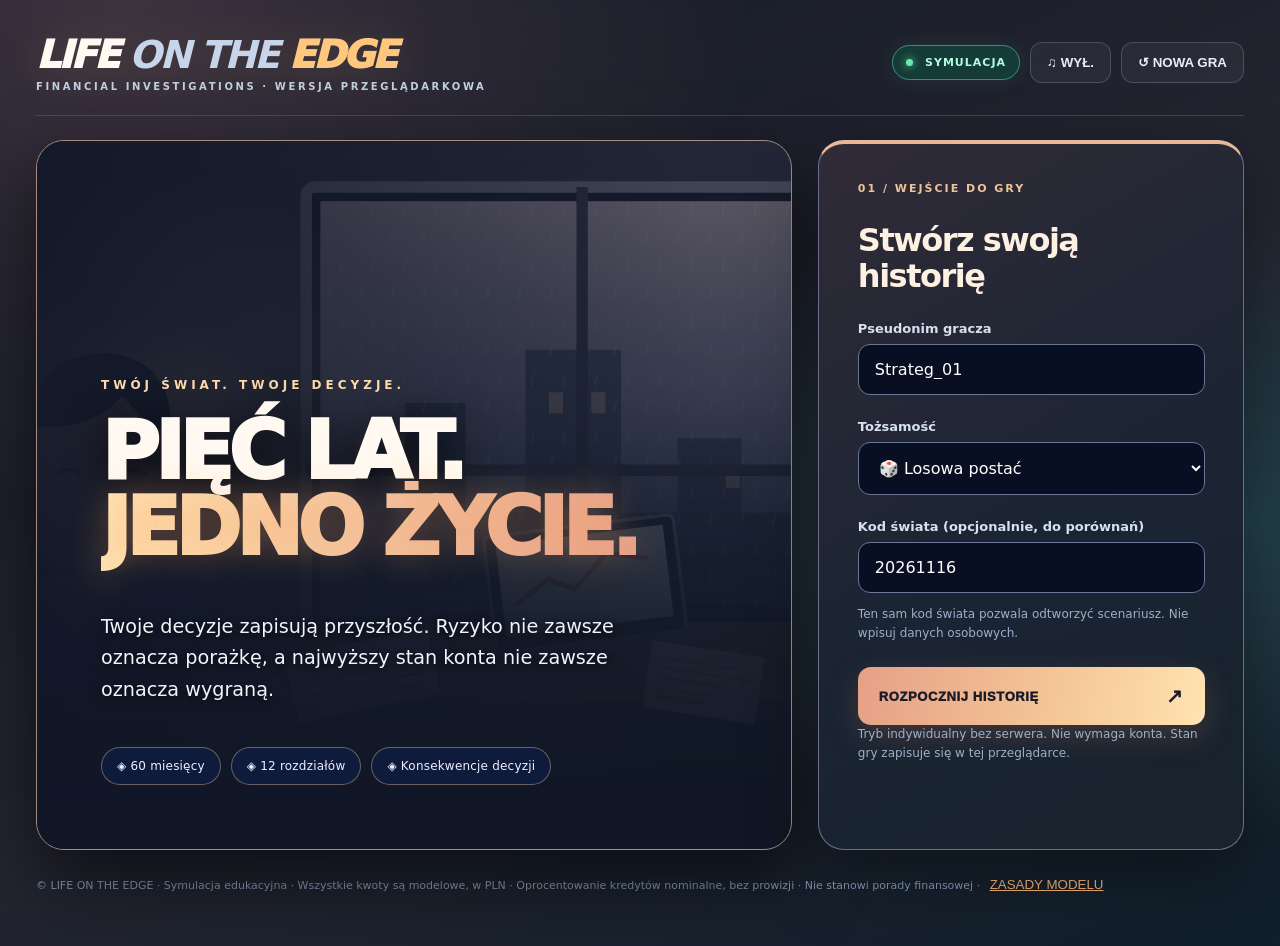
<file: index.html>
<!doctype html><html lang="pl"><head><meta charset="utf-8"><meta name="viewport" content="width=device-width,initial-scale=1"><meta name="theme-color" content="#09111f"><title>LIFE ON THE EDGE · Financial Survival</title><link rel="stylesheet" href="style.css"></head><body>
<div id="classroom" class="classroom hidden"><div class="classroom-panel"><div class="section-label">LIFE ON THE EDGE · SESJA KLASOWA</div><h1 id="lobbytitle">DOŁĄCZ DO ROZGRYWKI</h1><p id="lobbystatus">Wprowadź kod sali podany przez nauczyciela.</p><label>KOD SALI</label><input id="roomcode" inputmode="numeric" maxlength="6" placeholder="000000"><label>TWÓJ PSEUDONIM</label><input id="roomnick" maxlength="28" placeholder="np. Strateg_07"><button id="roomjoin" class="cta">DOŁĄCZ DO LOBBY →</button><p id="roomerror" class="hint"></p><div id="roomcount" class="hint"></div></div></div><div id="classbar" class="classbar hidden"><span id="classlabel">POŁĄCZONO Z SALĄ</span><strong id="classphase">LOBBY</strong></div><div class="app"><header class="top"><div class="brand"><div class="brandmark">LIFE <span>ON THE</span> <em>EDGE</em></div><div class="strap">FINANCIAL INVESTIGATIONS · WERSJA PRZEGLĄDARKOWA</div></div><div class="topright"><span class="live"><i></i> SYMULACJA</span><button id="sound" class="ghost" title="Dźwięk interfejsu" aria-pressed="false">♫ WYŁ.</button><button id="reset" class="ghost">↺ NOWA GRA</button></div></header>
<section id="welcome" class="welcome"><div class="welcome-art"><div class="overline">TWÓJ ŚWIAT. TWOJE DECYZJE.</div><h1>PIĘĆ LAT.<br><span>JEDNO ŻYCIE.</span></h1><p>Twoje decyzje zapisują przyszłość. Ryzyko nie zawsze oznacza porażkę, a najwyższy stan konta nie zawsze oznacza wygraną.</p><div class="welcome-badges"><span>◈ 60 miesięcy</span><span>◈ 12 rozdziałów</span><span>◈ Konsekwencje decyzji</span></div></div><div class="startpanel"><div class="section-label">01 / WEJŚCIE DO GRY</div><h2>Stwórz swoją historię</h2><label for="nickname">Pseudonim gracza</label><input id="nickname" maxlength="28" value="Strateg_01" autocomplete="off"><label for="character">Tożsamość</label><select id="character"><option value="random">🎲 Losowa postać</option></select><label for="seed">Kod świata (opcjonalnie, do porównań)</label><input id="seed" inputmode="numeric" value="20261116"><p class="hint">Ten sam kod świata pozwala odtworzyć scenariusz. Nie wpisuj danych osobowych.</p><button id="start" class="cta">ROZPOCZNIJ HISTORIĘ <b>↗</b></button><div class="hint">Tryb indywidualny bez serwera. Nie wymaga konta. Stan gry zapisuje się w tej przeglądarce.</div></div></section>
<section id="play" class="hidden"><div class="hero"><div class="hero-copy"><div class="overline" id="hero-sub">TWOJA HISTORIA</div><h1 id="hero-title">Finanse w Twoich rękach</h1><p id="hero-desc"></p><div class="hero-pills"><span id="character-name"></span><span id="world-status">STABILNA GOSPODARKA</span></div></div><figure class="chapter-scene"><img id="chapter-scene-image" src="assets/chapter-01.svg" alt="Ilustracja fabularna rozdziału" loading="eager"><figcaption id="chapter-scene-caption">SCENA ROZDZIAŁU</figcaption></figure><div class="chapter"><div>ROZDZIAŁ</div><strong id="chapter">01 <small>/ 12</small></strong><div id="year">ROK 1 / 5</div></div></div>
<div class="progress"><div id="progressbar"></div></div><div class="stats"><article><span>GOTÓWKA</span><strong id="cash">—</strong><small>Środki płynne</small></article><article><span>DOCHÓD NETTO / MIES.</span><strong id="income">—</strong><small>Wpływy regularne</small></article><article><span>KOSZTY / MIES.</span><strong id="expenses">—</strong><small>Bez rat kredytów</small></article><article><span>ZADŁUŻENIE</span><strong id="debt">—</strong><small id="installment">Raty: —</small></article></div>
<div class="columns"><main class="event"><div class="eventhead"><span class="section-label" id="event-tag">WYDARZENIE</span><span class="counter" id="month">MIESIĄC 0 / 60</span></div><h2 id="event-title"></h2><p class="event-text" id="event-text"></p><div class="tip"><span>◉</span><p>Rozwiąż finansowy szyfr, aby odblokować strategie. Gra rozliczy kolejne pięć miesięcy, łącznie z ratami, odsetkami i odroczonymi konsekwencjami.</p></div><div id="options" class="options"></div><div id="after" class="hidden"><div id="feedback" class="feedback"></div><button id="continue" class="cta">NASTĘPNY ROZDZIAŁ <b>→</b></button></div></main>
<aside class="side"><div class="panel"><div class="section-label">FINANSOWY PULS</div><h3>Twoja kondycja</h3><div class="measure"><div><span>Rezerwa finansowa</span><b id="reserve"></b></div><div class="meter"><i id="reservebar"></i></div><small>Cel orientacyjny: 3–6 miesięcy kosztów i rat</small></div><div class="pair"><span>Majątek netto</span><b id="net"></b></div><div class="pair"><span>Inwestycje (ryzykowne)</span><b id="investments"></b></div><div class="pair"><span>Wartość aktywów rzeczowych</span><b id="assets"></b></div><div class="pair"><span>Nadwyżka miesięczna</span><b id="surplus"></b></div><div class="measure"><div><span>Dobrostan</span><b id="wellbeing"></b></div><div class="meter blue"><i id="wellbar"></i></div></div><div class="pair"><span>Stres</span><b id="stress"></b></div></div><div class="panel"><div class="section-label">TWOJE MOTYWACJE</div><h3 id="goal"></h3><p id="bio"></p><div class="section-label spaced">DZIENNIK ZDARZEŃ</div><div class="journal" id="journal" aria-live="polite"></div></div></aside></div>
</section><section id="ending" class="hidden end"><div class="overline">KONIEC SYMULACJI · 60 MIESIĘCY</div><h1>TO TWOJA <span>HISTORIA.</span></h1><p>Nie ma jednej definicji sukcesu. Przeanalizuj liczby i koszty alternatywne swoich wyborów.</p><div class="endgrid"><div class="scorebox"><div class="section-label">INDEKS ODPORNOŚCI FINANSOWEJ</div><div class="score" id="score"></div><small>Autorski wskaźnik dydaktyczny 0–100, nie ocena szkolna ani rating kredytowy.</small></div><div class="reportbox" id="report"></div></div><h2>Twoja ścieżka decyzji</h2><div id="timeline" class="timeline"></div><div class="actions"><button class="cta" id="export">POBIERZ RAPORT CSV ↓</button><button class="cta" id="export-json">POBIERZ WYNIKI DLA NAUCZYCIELA ↓</button><button class="ghost" id="print">DRUKUJ RAPORT</button><button class="ghost" id="again">ZAGRAJ PONOWNIE ↺</button></div><p class="hint">Zwróć uwagę: alternatywne decyzje mogą zmieniać wynik, ale nie gwarantują zysku. Warianty i stopy zwrotu są elementami modelu dydaktycznego.</p></section>
<footer>© LIFE ON THE EDGE · Symulacja edukacyjna · Wszystkie kwoty są modelowe, w PLN · Oprocentowanie kredytów nominalne, bez prowizji · Nie stanowi porady finansowej · <button id="rules" class="linkbtn">ZASADY MODELU</button></footer></div>
<dialog id="rulesdialog"><div class="dialog"><button class="x" id="close">✕</button><h2>Jak działa symulacja?</h2><p>Każda z 12 rund obejmuje 5 miesięcy (łącznie 60). Dochody i koszty to miesięczne kwoty netto. Zobowiązania są oddzielnymi kredytami z ratami annuitetowymi, miesięczną kapitalizacją odsetek i bez prowizji. Nadpłaty zmniejszają saldo, a rata jest ponownie przeliczana dla pozostałego okresu.</p><p>Gotówka dodatnia otrzymuje uproszczone 1,5% nominalnie rocznie brutto (bez podatku). Portfel inwestycyjny ma zmienną, pseudolosową stopę miesięczną od −2,5% do +3,5%; nie jest to prognoza ani rekomendacja. Aktywa rzeczowe tracą w modelu 0,6% wartości miesięcznie. Gdy zabraknie gotówki, symulacja automatycznie uruchamia osobny kredyt awaryjny na 24 miesiące z oprocentowaniem nominalnym 22% rocznie — to celowo kosztowna mechanika edukacyjna, nie oferta bankowa.</p><p>Nie modelujemy szczegółowo podatków, ZUS, scoringu bankowego, kosztów RRSO ani prawa upadłościowego. Ceny, postacie i stopy procentowe są fikcyjne. Indeks odporności to autorska suma punktów za rezerwę, relację długu do dochodów, zmianę majątku netto i dobrostan, pomniejszona o karę za luki płynności. Nie służy do porównywania jakości osób.</p><p>W tej wersji postęp i wyniki śledztw są przechowywane lokalnie w przeglądarce. Nie ma synchronizacji na żywo ani zdalnego sterowania rundami. Uczeń pobiera plik JSON z wynikami, który nauczyciel importuje do osobnego panelu. Zmiana urządzenia nie przenosi zapisu gry.</p></div></dialog>
<script src="cases-data.js"></script><script src="offline.js"></script><script src="engine.js"></script><script src="ui.js"></script><script src="escape-ui.js"></script><script src="results-export.js"></script></body></html>
</file>
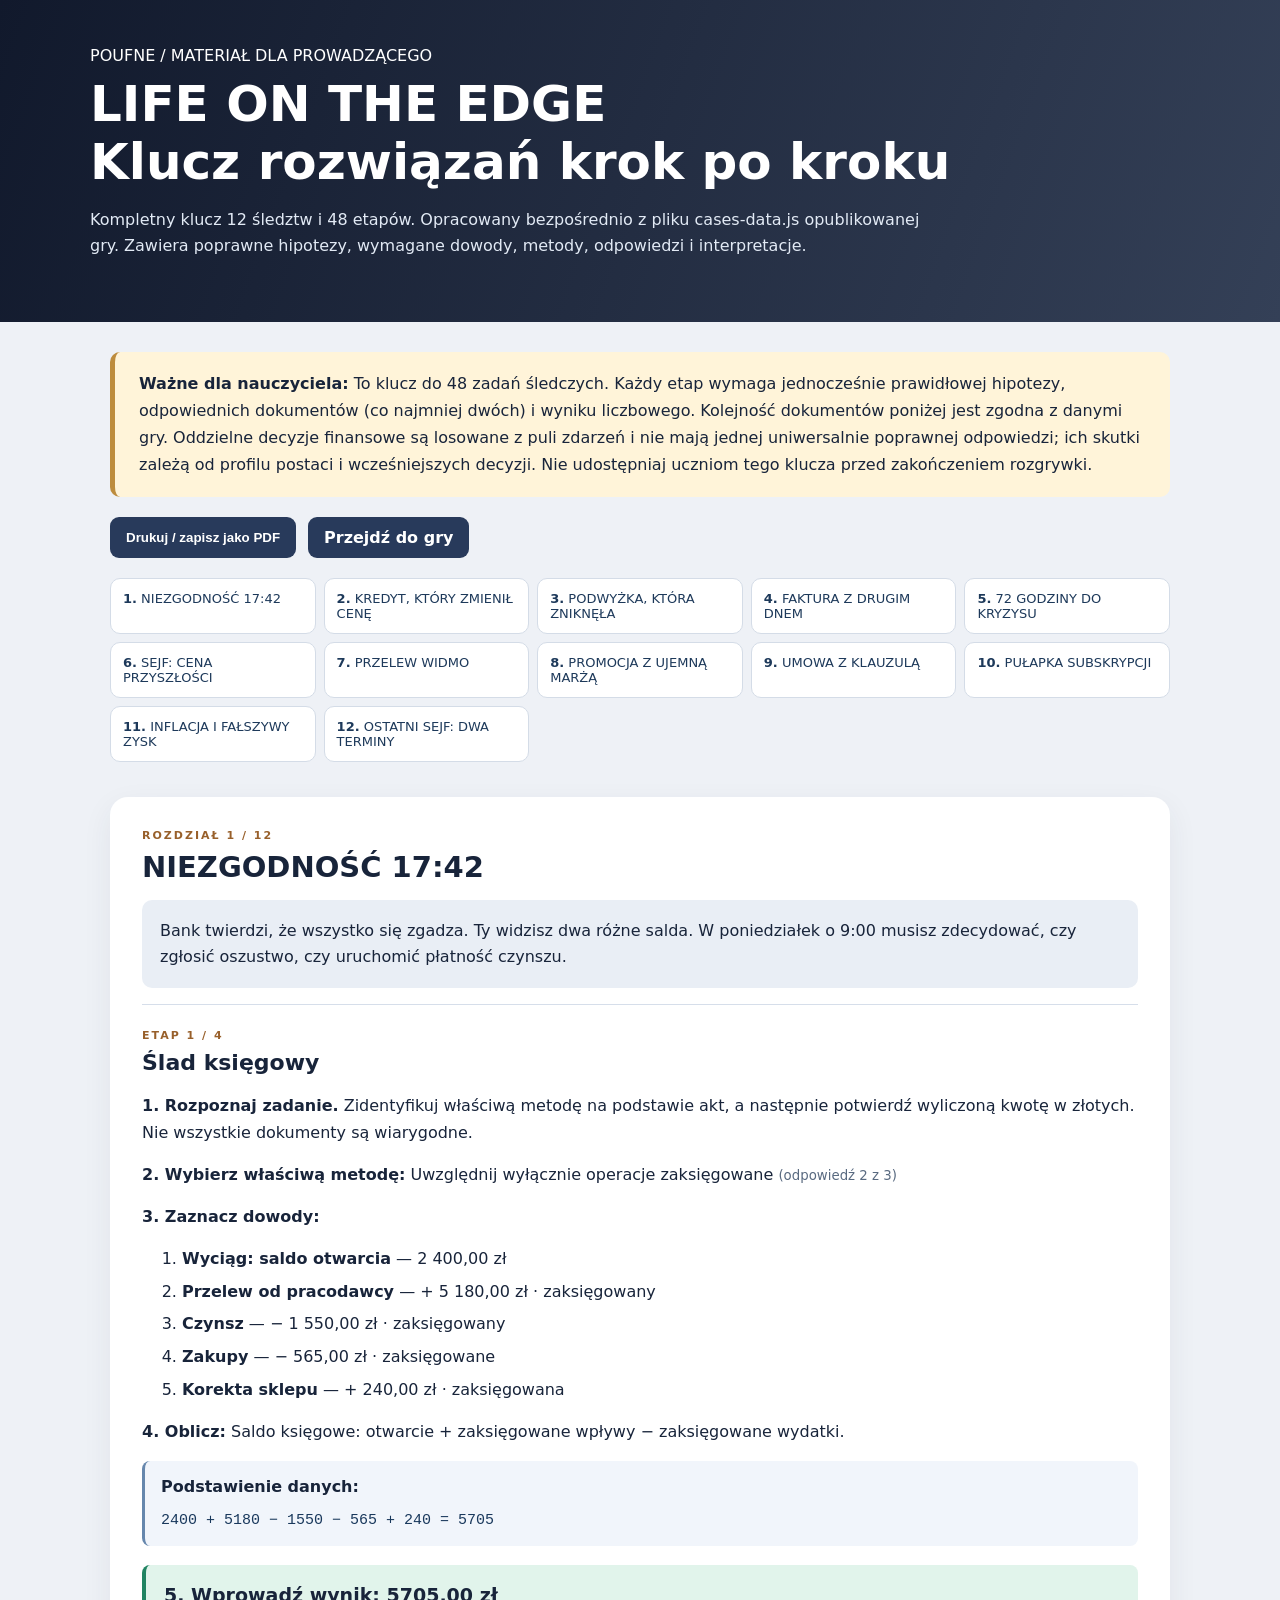
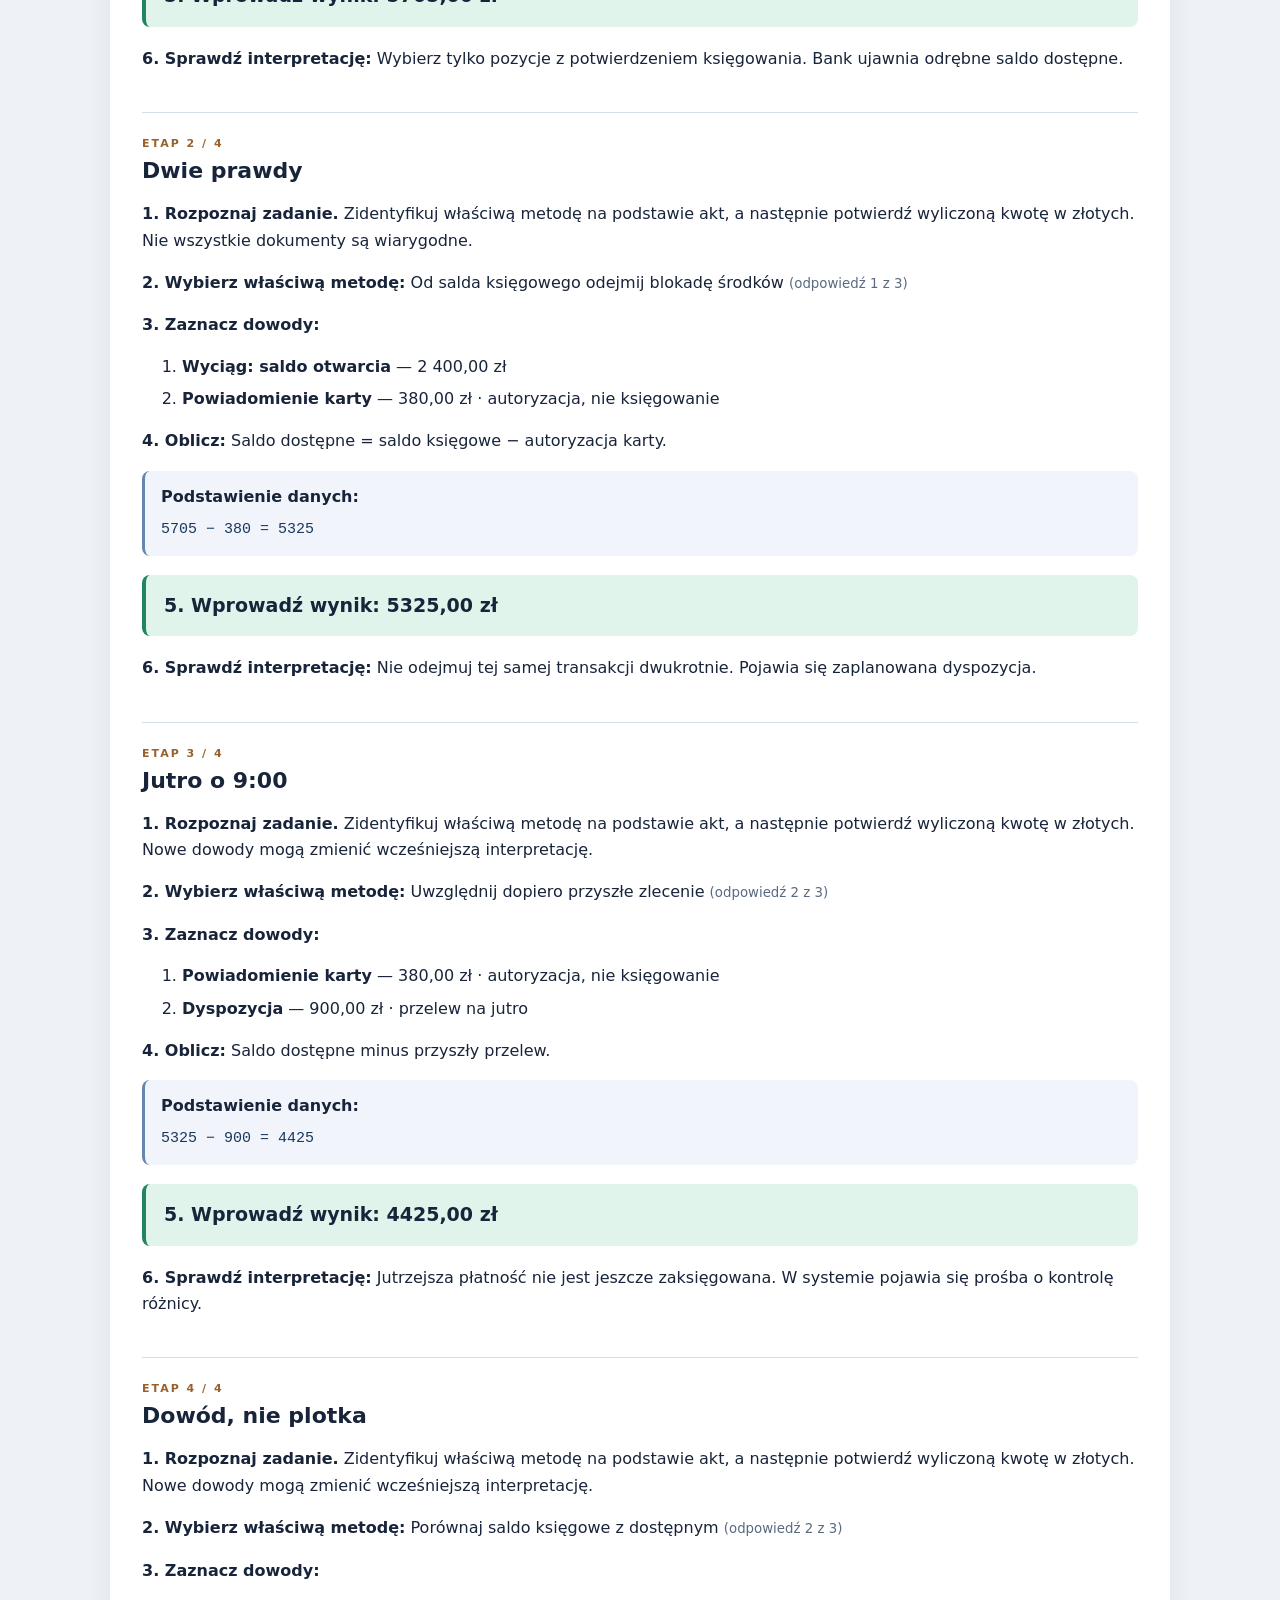
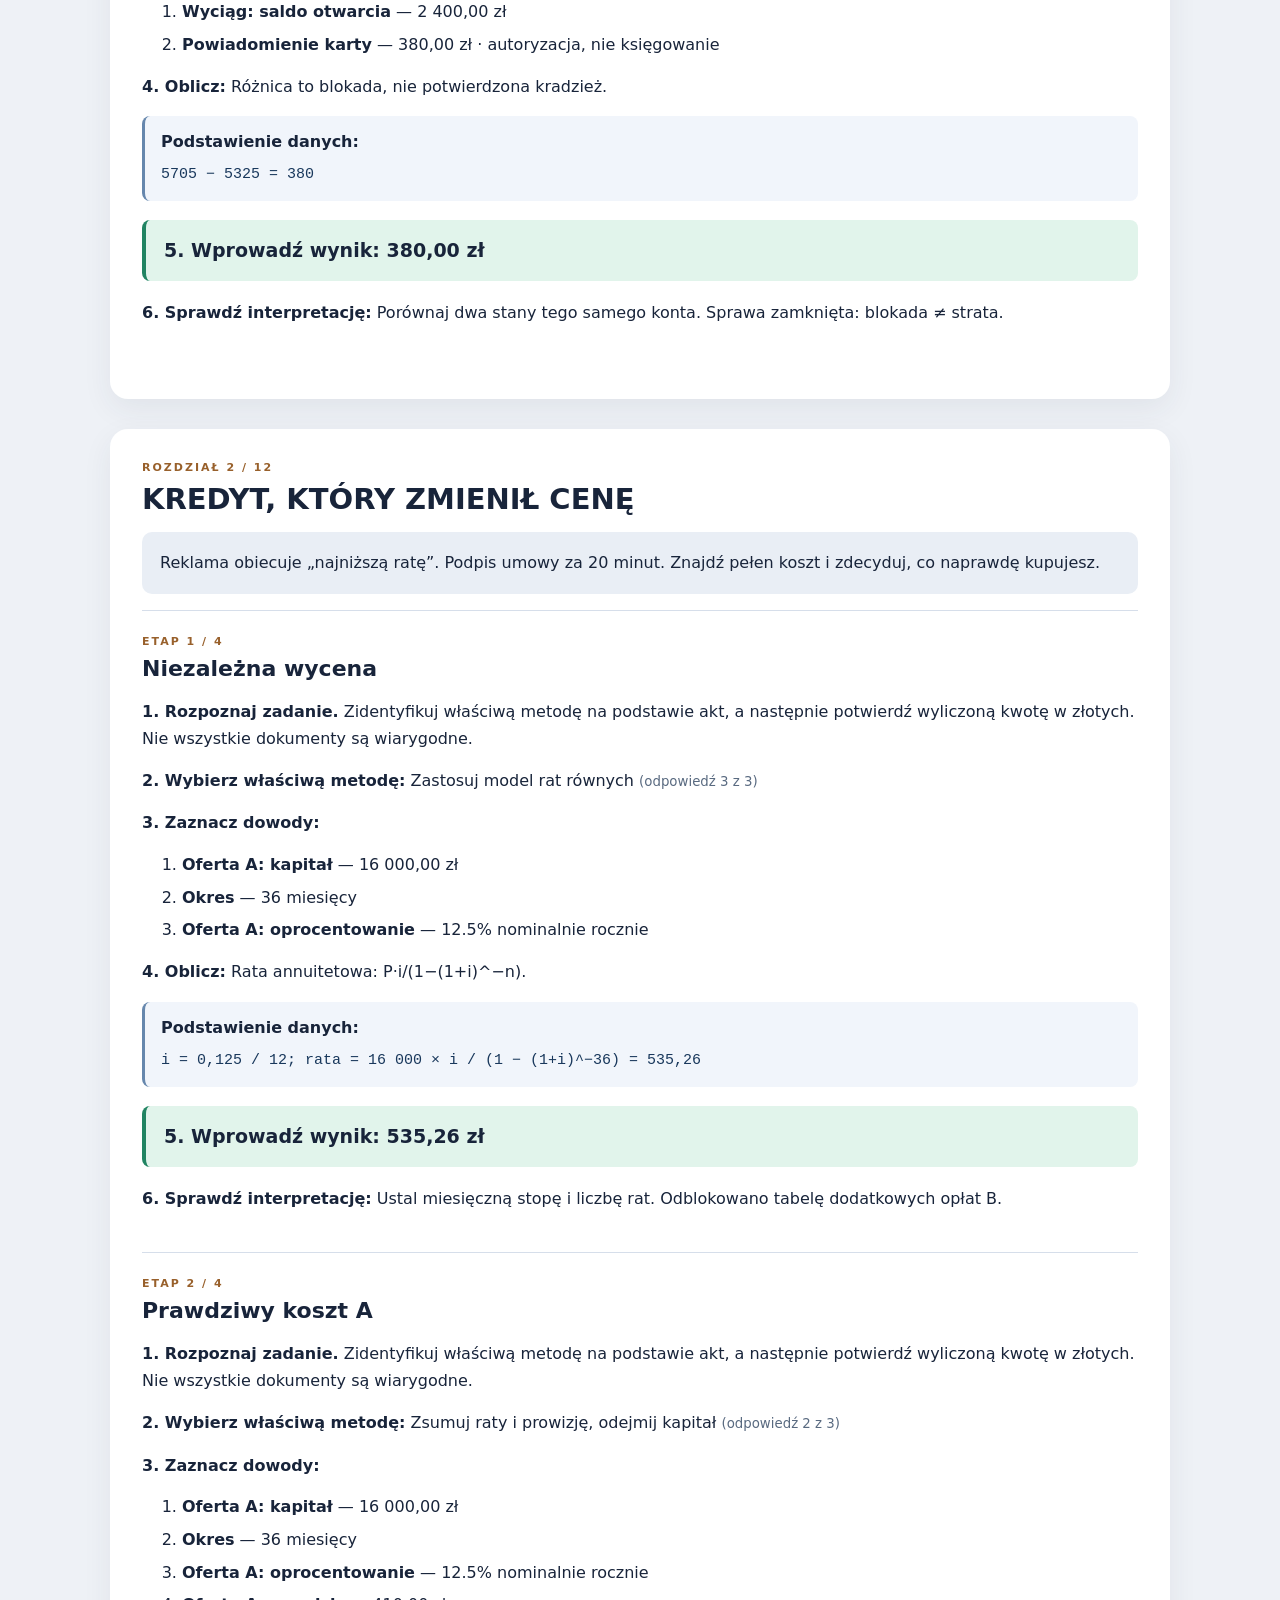
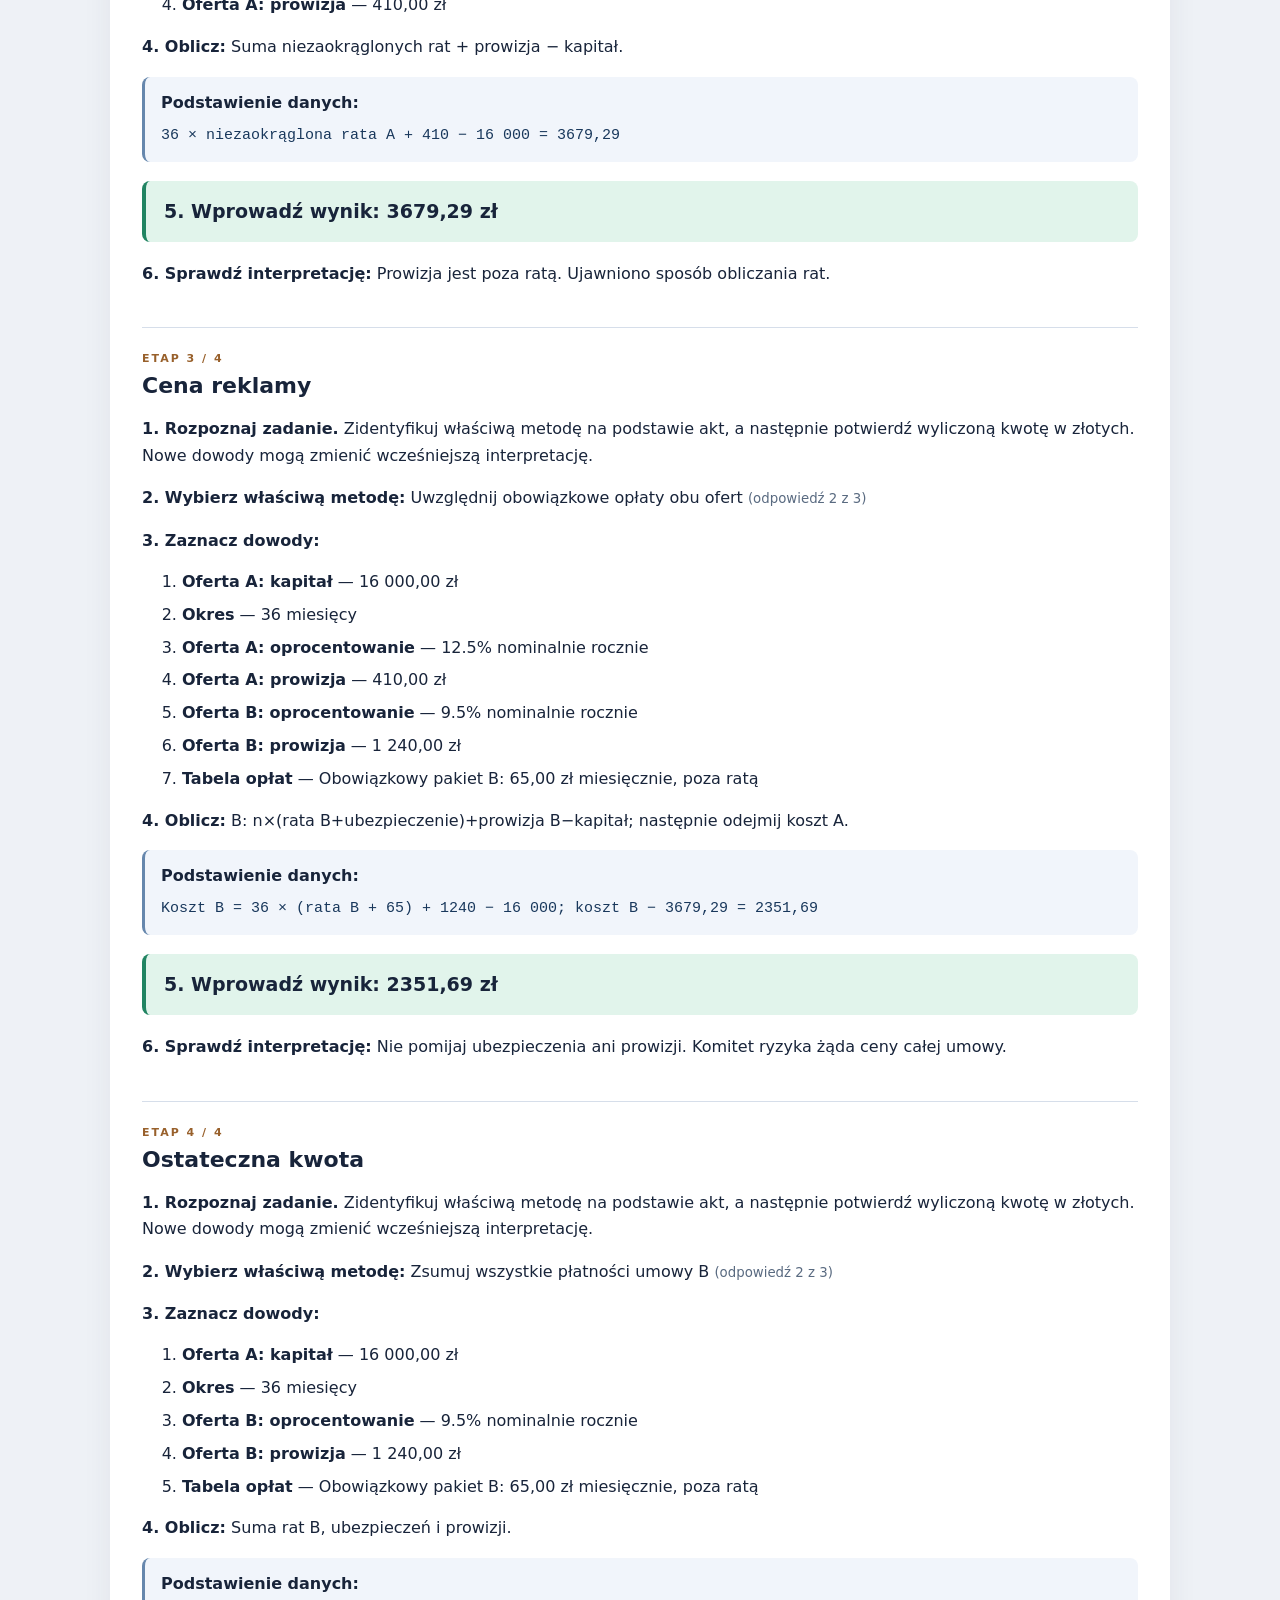
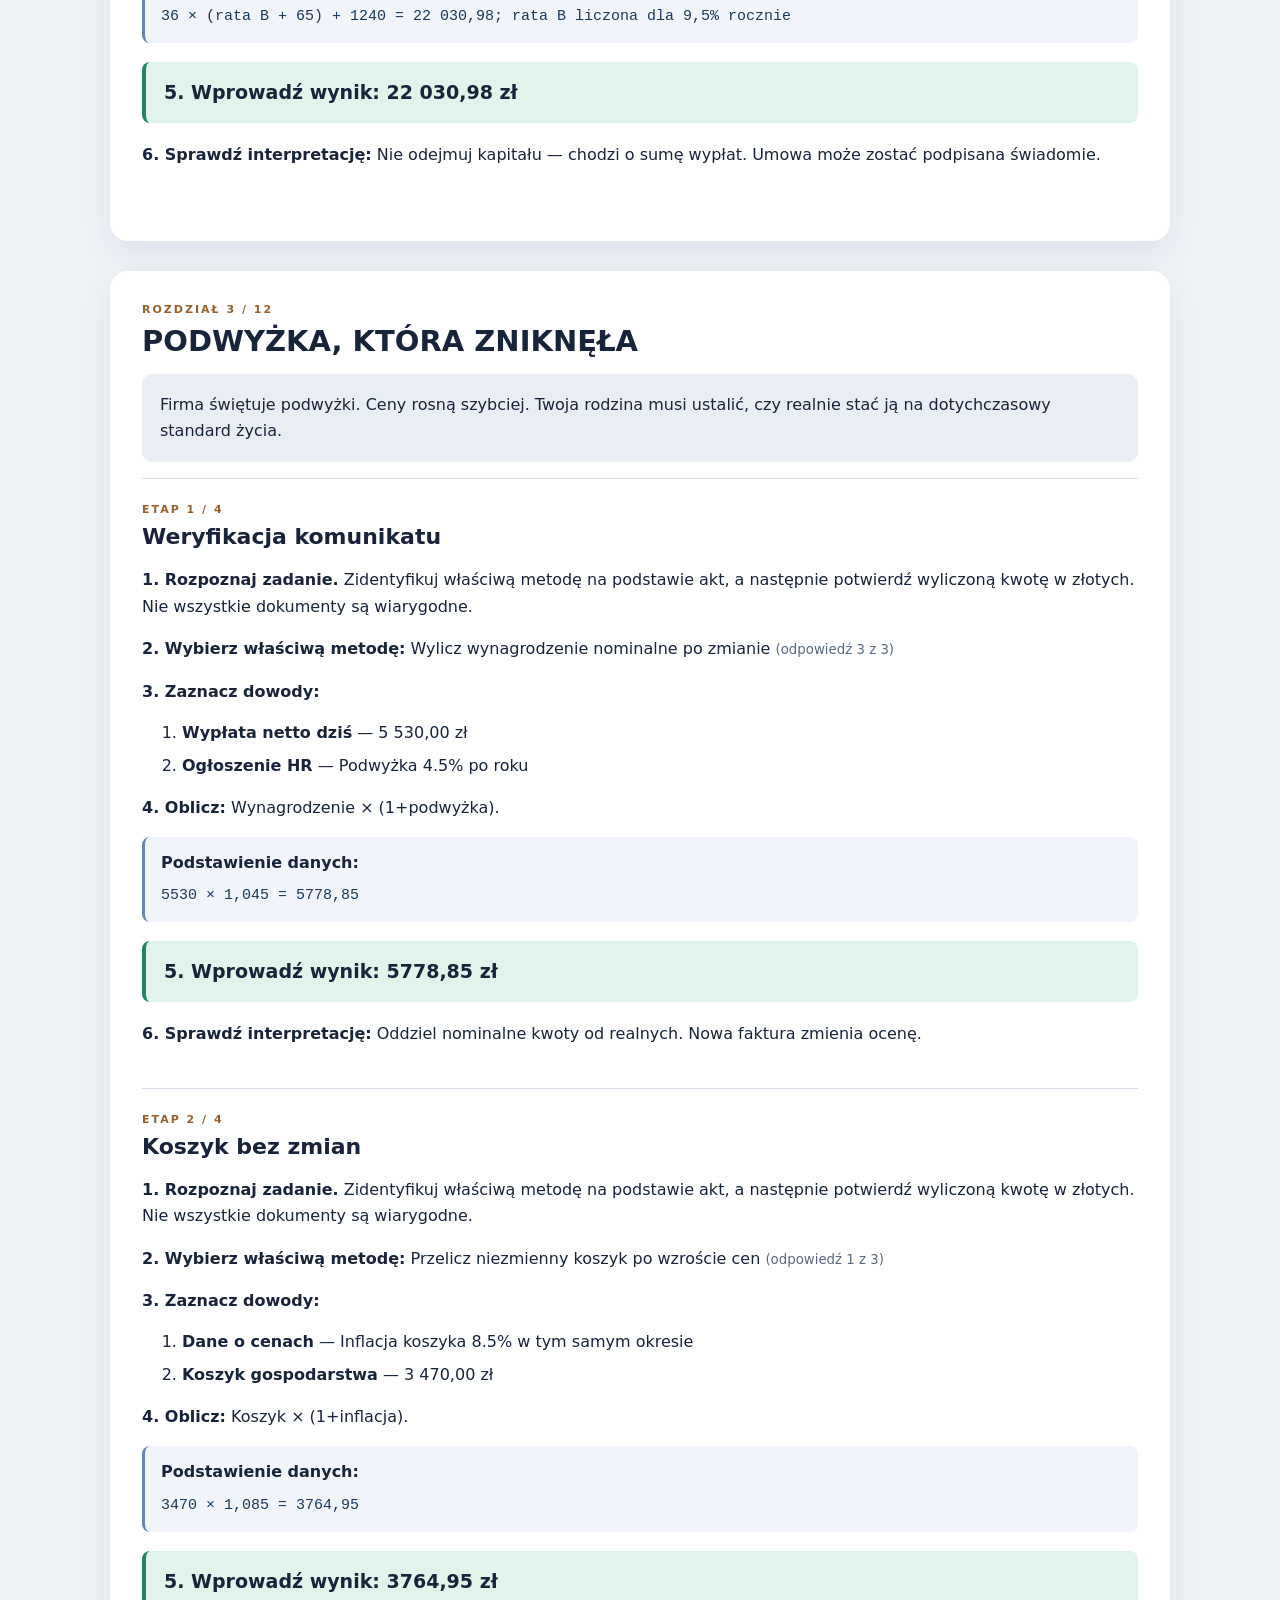
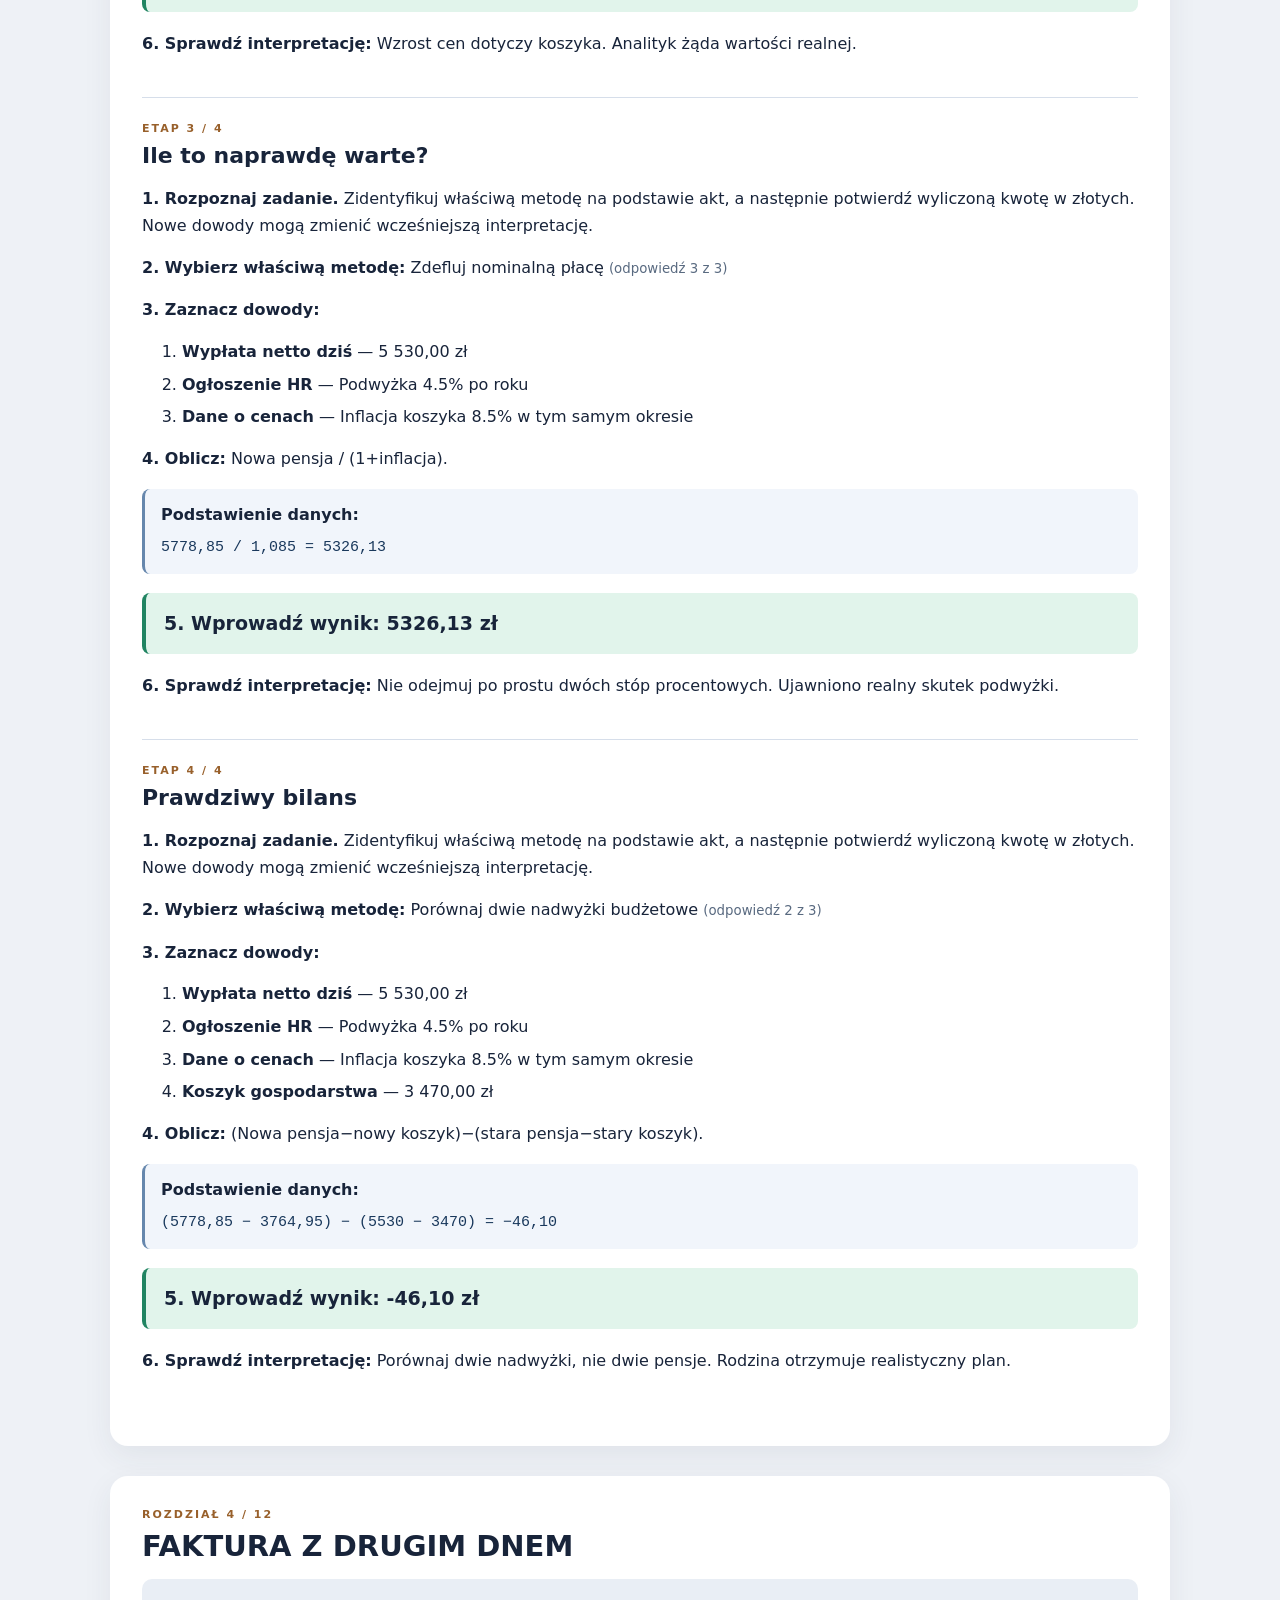
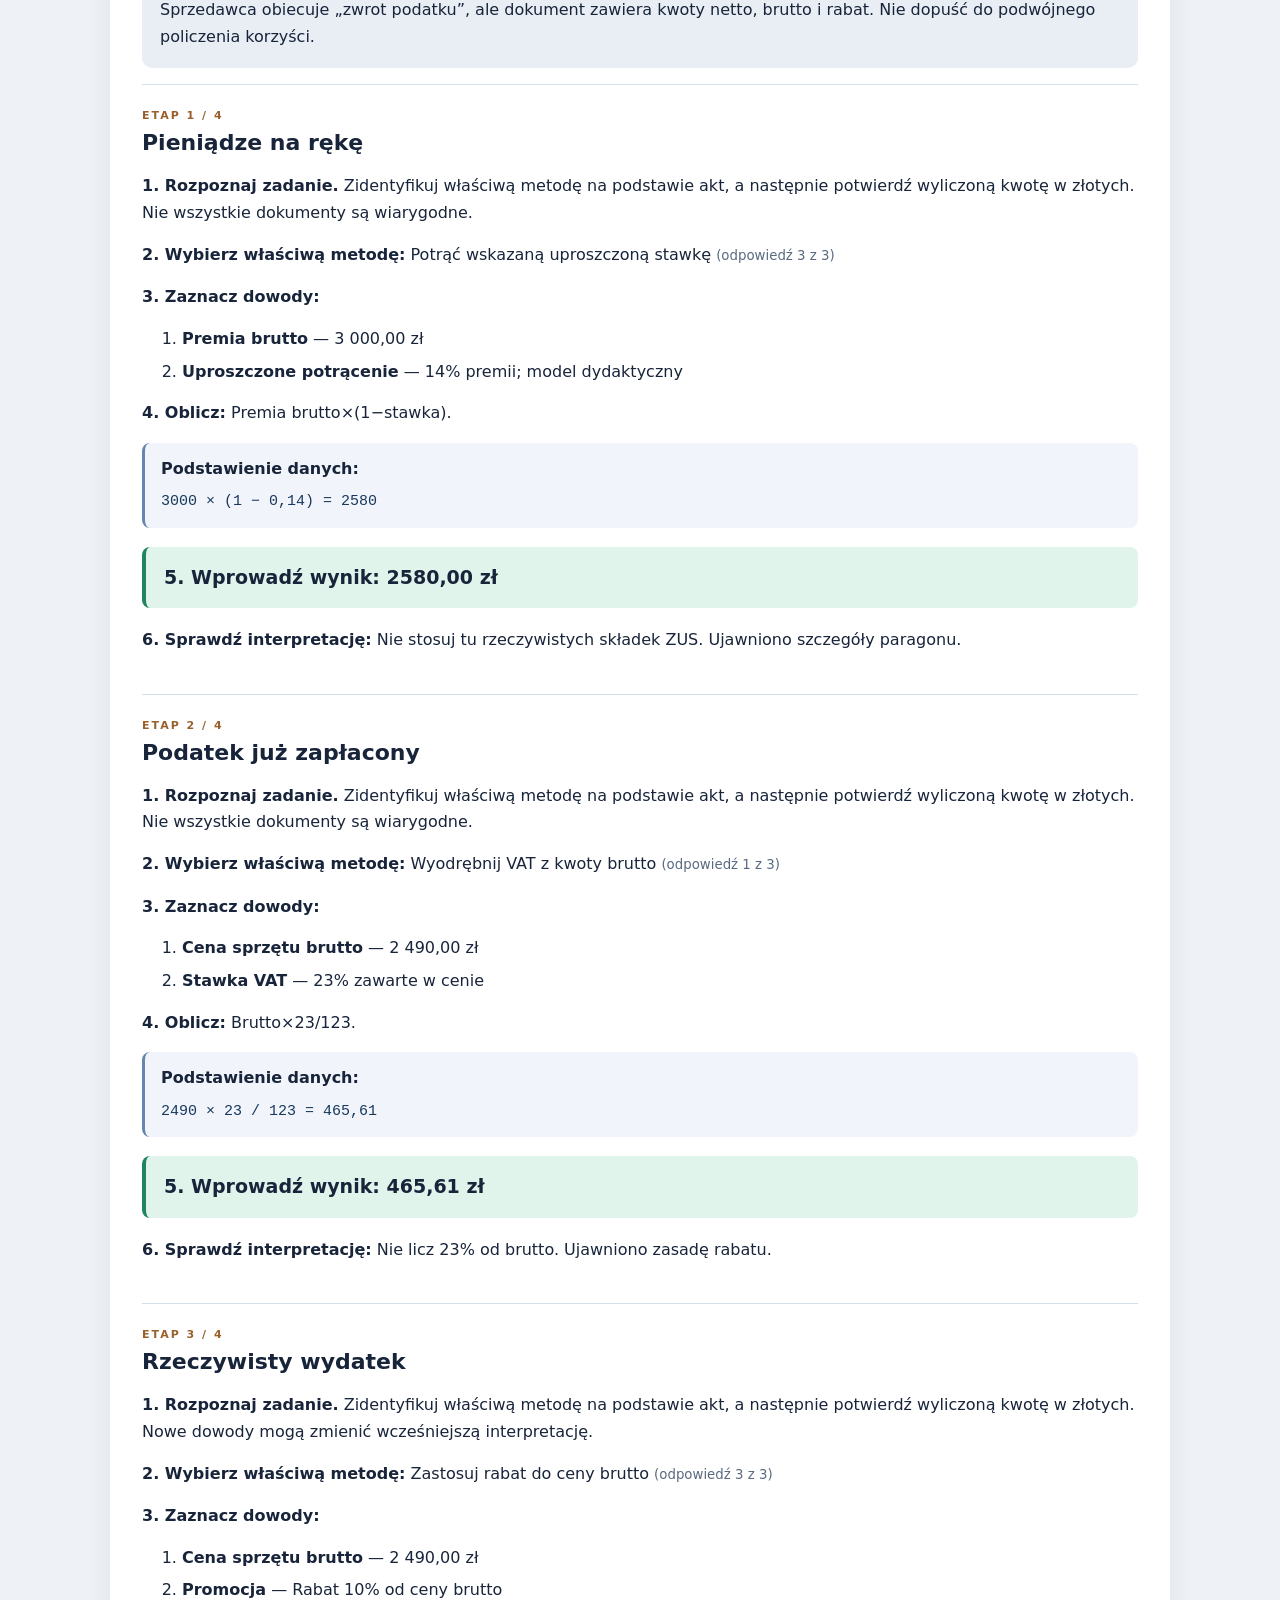
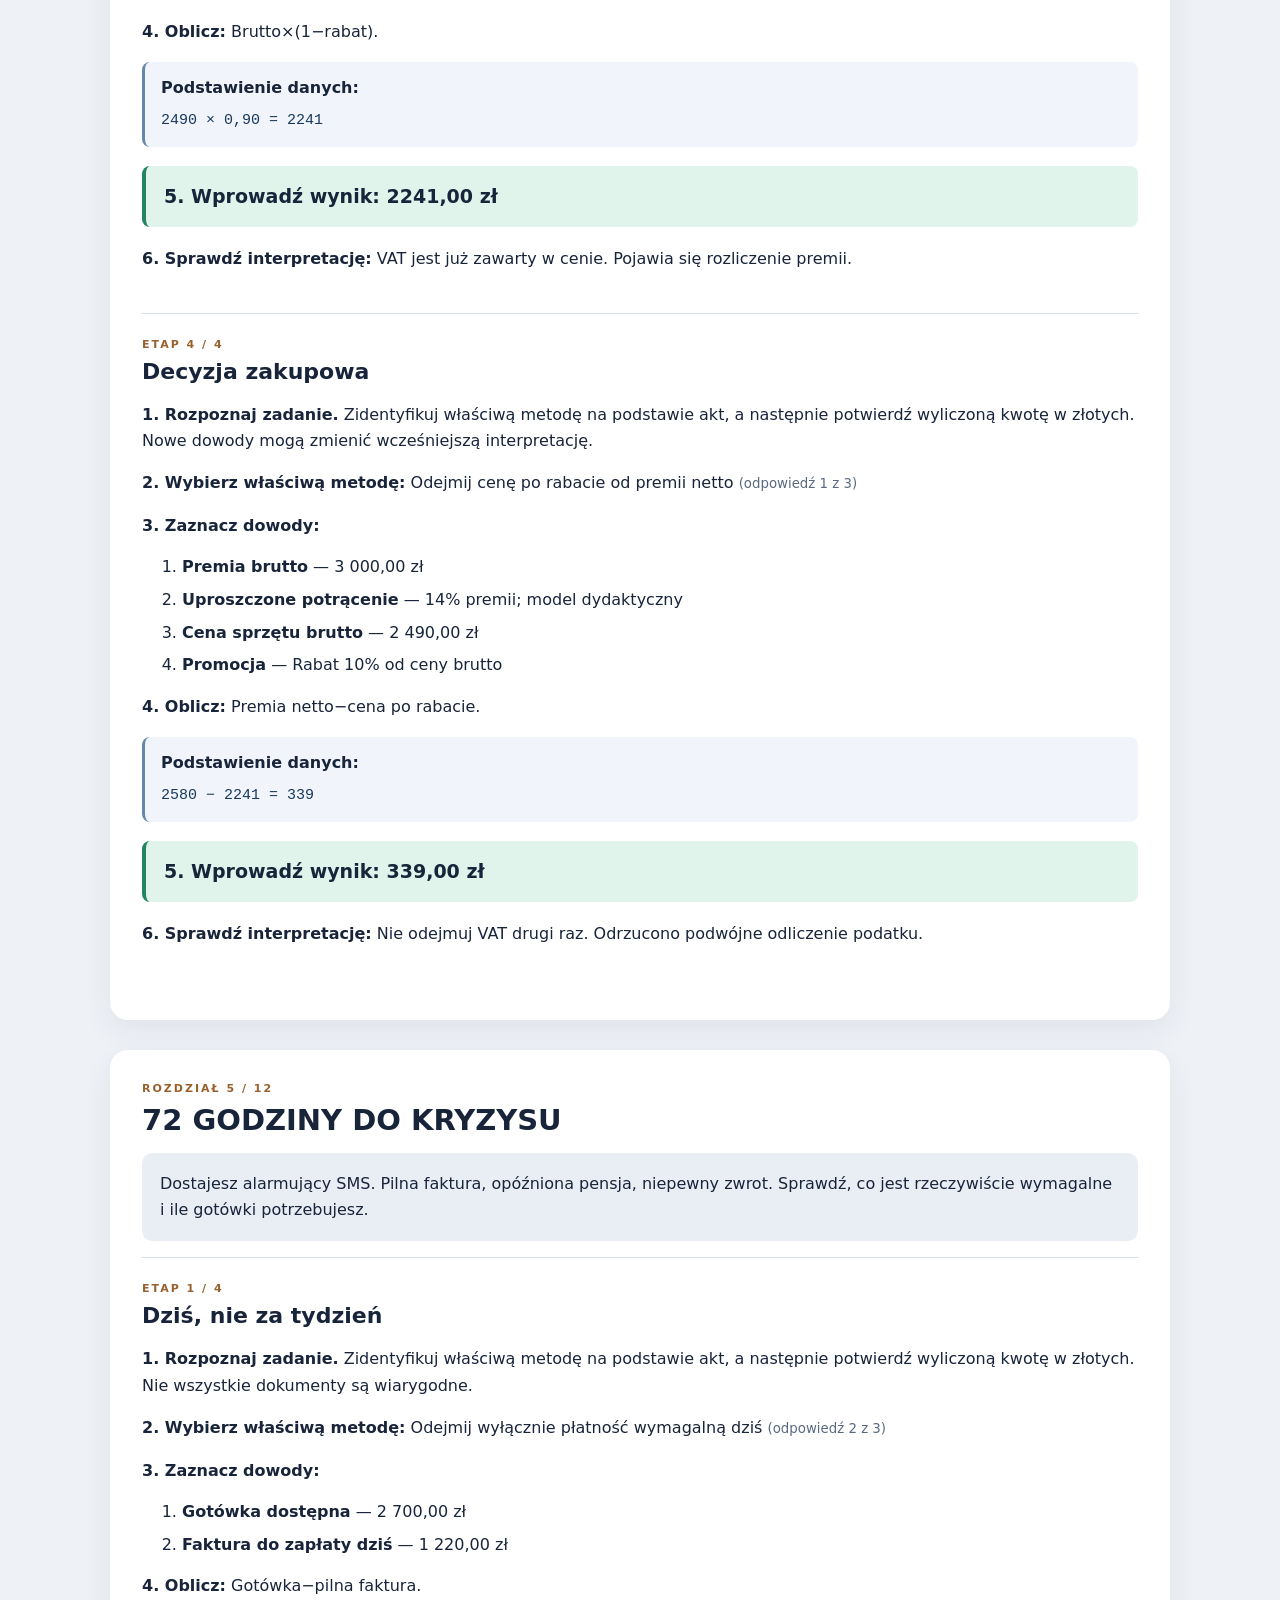
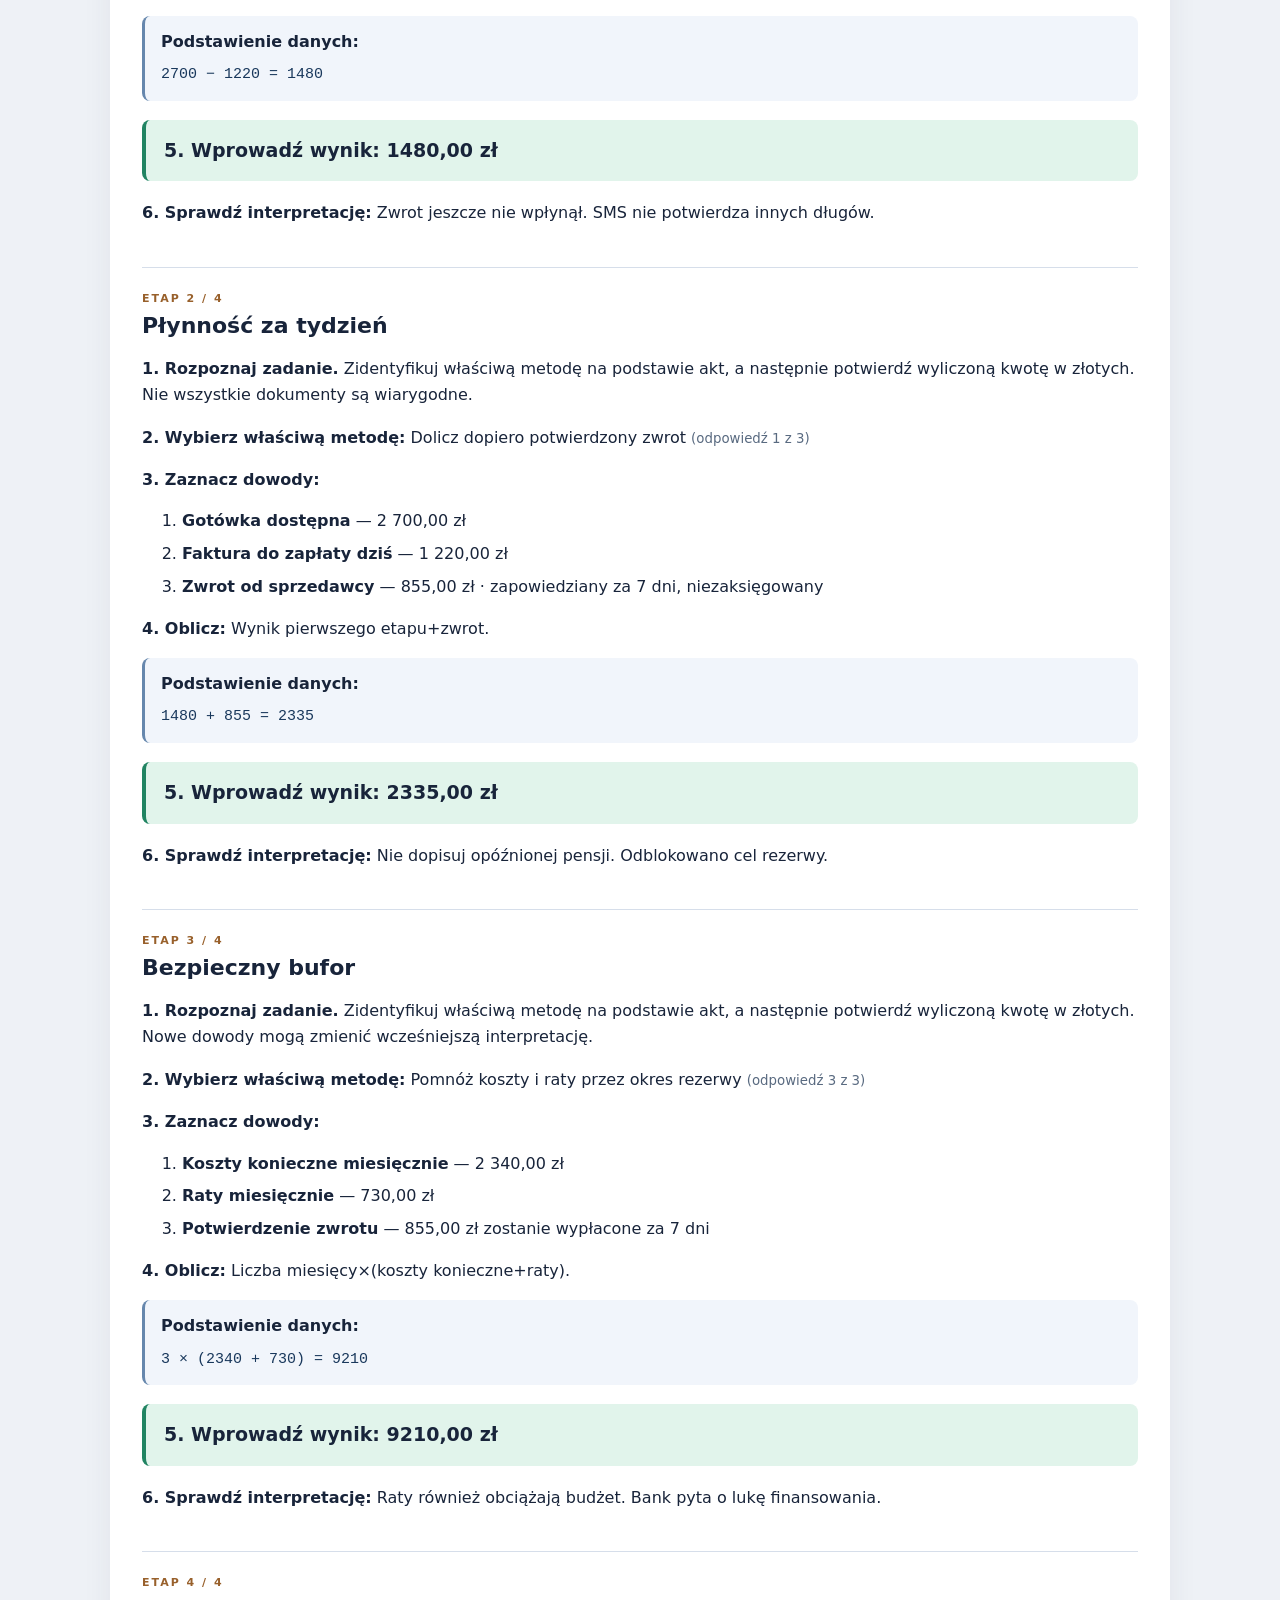
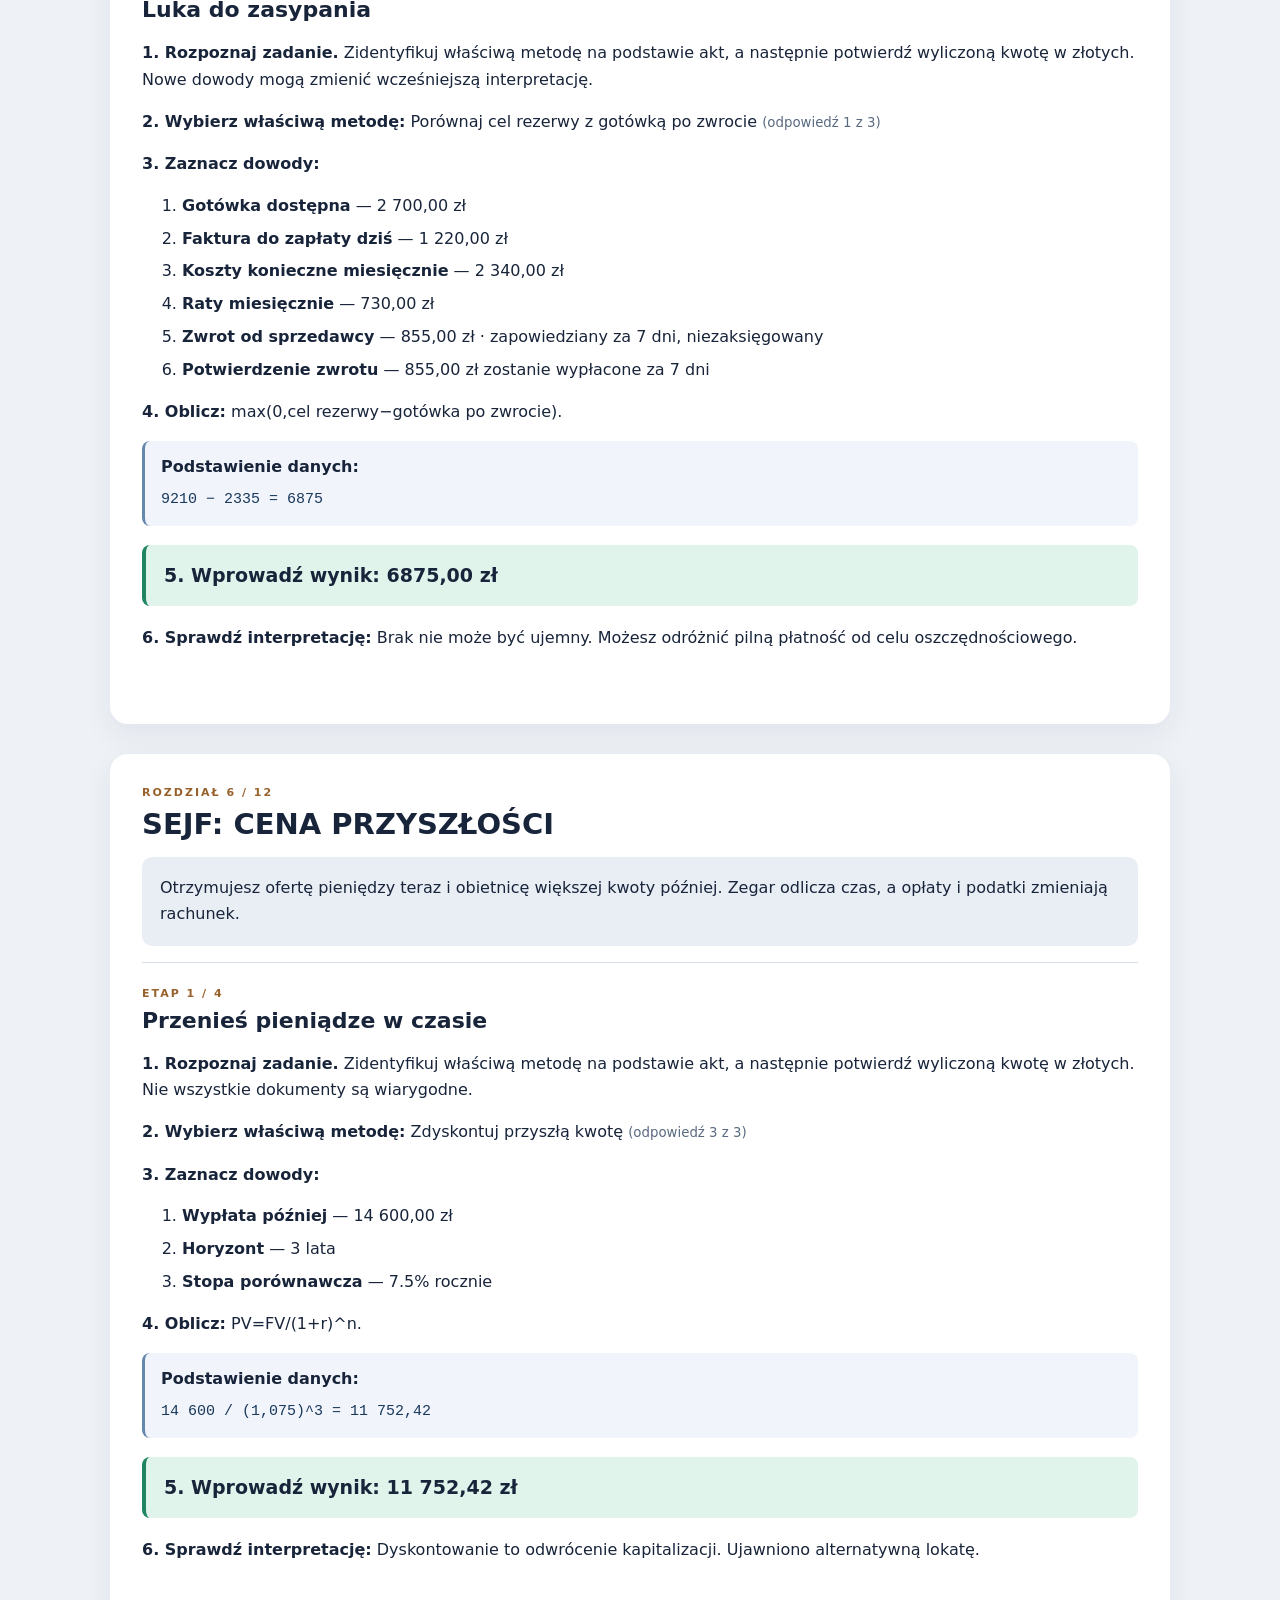
<file: klucz-nauczyciela.html>
<!doctype html><html lang="pl"><head><meta charset="utf-8"><meta name="viewport" content="width=device-width,initial-scale=1"><title>LIFE ON THE EDGE — kompletny klucz nauczyciela</title><style>:root{font-family:system-ui,Segoe UI,Arial;color:#18243a;background:#eef1f6}*{box-sizing:border-box}body{margin:0}header{background:linear-gradient(110deg,#11192c,#344057);color:#fff;padding:46px max(24px,calc((100vw - 1100px)/2))}header h1{font-size:clamp(30px,4vw,50px);margin:10px 0}header p{color:#e2eaf5;max-width:860px;line-height:1.65}main{max-width:1100px;margin:30px auto;padding:0 20px}.notice{background:#fff4d9;border-left:5px solid #bd8c3d;padding:18px 24px;border-radius:10px;line-height:1.7}.toolbar{display:flex;gap:12px;flex-wrap:wrap;margin:20px 0}.toolbar button,.toolbar a{padding:11px 16px;border:0;border-radius:9px;background:#283a5b;color:white;text-decoration:none;cursor:pointer;font-weight:650}nav{display:grid;grid-template-columns:repeat(auto-fit,minmax(200px,1fr));gap:8px;margin:20px 0 35px}nav a{color:#1d395a;background:white;border:1px solid #d4dce7;padding:12px;border-radius:10px;text-decoration:none;font-size:13px}.chapter{background:white;border-radius:18px;padding:32px;margin:30px 0;box-shadow:0 10px 30px #25344b12}.eyebrow,.step{color:#98602b;letter-spacing:2px;font-size:11px;font-weight:800}.chapter h2{font-size:29px;margin:8px 0 14px}.story{padding:18px;background:#e9eef5;border-radius:10px;line-height:1.65}.stage{border-top:1px solid #d6deea;padding:24px 0}.stage h3{font-size:22px;margin:8px 0 18px}.stage p{line-height:1.65}.stage li{line-height:1.55;margin:8px 0}#dummy{display:none}.arithmetic{background:#f1f5fb;border-left:3px solid #6687ad;padding:13px 16px;border-radius:8px}.arithmetic code{display:block;margin-top:8px;white-space:normal;font-size:15px;color:#19385c}.result{background:#e1f4eb;border-left:4px solid #218462;padding:15px 18px;border-radius:8px;font-size:19px}.stage small{color:#596a80}footer{padding:30px;text-align:center;color:#65758c}@media print{header{background:#1b2a43!important;-webkit-print-color-adjust:exact;print-color-adjust:exact}.toolbar,nav{display:none}.chapter{break-before:page;box-shadow:none;margin:0;padding:0}.stage{break-inside:avoid}.notice{break-after:page}body{background:white}}</style></head><body><header><div>POUFNE / MATERIAŁ DLA PROWADZĄCEGO</div><h1>LIFE ON THE EDGE<br>Klucz rozwiązań krok po kroku</h1><p>Kompletny klucz 12 śledztw i 48 etapów. Opracowany bezpośrednio z pliku cases-data.js opublikowanej gry. Zawiera poprawne hipotezy, wymagane dowody, metody, odpowiedzi i interpretacje.</p></header><main><div class="notice"><b>Ważne dla nauczyciela:</b> To klucz do 48 zadań śledczych. Każdy etap wymaga jednocześnie prawidłowej hipotezy, odpowiednich dokumentów (co najmniej dwóch) i wyniku liczbowego. Kolejność dokumentów poniżej jest zgodna z danymi gry. Oddzielne decyzje finansowe są losowane z puli zdarzeń i nie mają jednej uniwersalnie poprawnej odpowiedzi; ich skutki zależą od profilu postaci i wcześniejszych decyzji. Nie udostępniaj uczniom tego klucza przed zakończeniem rozgrywki.</div><div class="toolbar"><button onclick="window.print()">Drukuj / zapisz jako PDF</button><a href="index.html">Przejdź do gry</a></div><nav><a href="#r1"><b>1.</b> NIEZGODNOŚĆ 17:42</a><a href="#r2"><b>2.</b> KREDYT, KTÓRY ZMIENIŁ CENĘ</a><a href="#r3"><b>3.</b> PODWYŻKA, KTÓRA ZNIKNĘŁA</a><a href="#r4"><b>4.</b> FAKTURA Z DRUGIM DNEM</a><a href="#r5"><b>5.</b> 72 GODZINY DO KRYZYSU</a><a href="#r6"><b>6.</b> SEJF: CENA PRZYSZŁOŚCI</a><a href="#r7"><b>7.</b> PRZELEW WIDMO</a><a href="#r8"><b>8.</b> PROMOCJA Z UJEMNĄ MARŻĄ</a><a href="#r9"><b>9.</b> UMOWA Z KLAUZULĄ</a><a href="#r10"><b>10.</b> PUŁAPKA SUBSKRYPCJI</a><a href="#r11"><b>11.</b> INFLACJA I FAŁSZYWY ZYSK</a><a href="#r12"><b>12.</b> OSTATNI SEJF: DWA TERMINY</a></nav><section class="chapter" id="r1"><div class="eyebrow">ROZDZIAŁ 1 / 12</div><h2>NIEZGODNOŚĆ 17:42</h2><p class="story">Bank twierdzi, że wszystko się zgadza. Ty widzisz dwa różne salda. W poniedziałek o 9:00 musisz zdecydować, czy zgłosić oszustwo, czy uruchomić płatność czynszu.</p><article class="stage"><div class="step">ETAP 1 / 4</div><h3>Ślad księgowy</h3><p><b>1. Rozpoznaj zadanie.</b> Zidentyfikuj właściwą metodę na podstawie akt, a następnie potwierdź wyliczoną kwotę w złotych. Nie wszystkie dokumenty są wiarygodne.</p><p><b>2. Wybierz właściwą metodę:</b> Uwzględnij wyłącznie operacje zaksięgowane <small>(odpowiedź 2 z 3)</small></p><p><b>3. Zaznacz dowody:</b></p><ol><li><strong>Wyciąg: saldo otwarcia</strong> — 2 400,00 zł</li><li><strong>Przelew od pracodawcy</strong> — + 5 180,00 zł · zaksięgowany</li><li><strong>Czynsz</strong> — − 1 550,00 zł · zaksięgowany</li><li><strong>Zakupy</strong> — − 565,00 zł · zaksięgowane</li><li><strong>Korekta sklepu</strong> — + 240,00 zł · zaksięgowana</li></ol><p><b>4. Oblicz:</b> Saldo księgowe: otwarcie + zaksięgowane wpływy − zaksięgowane wydatki.</p><p class="arithmetic"><b>Podstawienie danych:</b> <code>2400 + 5180 − 1550 − 565 + 240 = 5705</code></p><p class="result"><b>5. Wprowadź wynik: 5705,00 zł</b></p><p><b>6. Sprawdź interpretację:</b> Wybierz tylko pozycje z potwierdzeniem księgowania. Bank ujawnia odrębne saldo dostępne.</p></article><article class="stage"><div class="step">ETAP 2 / 4</div><h3>Dwie prawdy</h3><p><b>1. Rozpoznaj zadanie.</b> Zidentyfikuj właściwą metodę na podstawie akt, a następnie potwierdź wyliczoną kwotę w złotych. Nie wszystkie dokumenty są wiarygodne.</p><p><b>2. Wybierz właściwą metodę:</b> Od salda księgowego odejmij blokadę środków <small>(odpowiedź 1 z 3)</small></p><p><b>3. Zaznacz dowody:</b></p><ol><li><strong>Wyciąg: saldo otwarcia</strong> — 2 400,00 zł</li><li><strong>Powiadomienie karty</strong> — 380,00 zł · autoryzacja, nie księgowanie</li></ol><p><b>4. Oblicz:</b> Saldo dostępne = saldo księgowe − autoryzacja karty.</p><p class="arithmetic"><b>Podstawienie danych:</b> <code>5705 − 380 = 5325</code></p><p class="result"><b>5. Wprowadź wynik: 5325,00 zł</b></p><p><b>6. Sprawdź interpretację:</b> Nie odejmuj tej samej transakcji dwukrotnie. Pojawia się zaplanowana dyspozycja.</p></article><article class="stage"><div class="step">ETAP 3 / 4</div><h3>Jutro o 9:00</h3><p><b>1. Rozpoznaj zadanie.</b> Zidentyfikuj właściwą metodę na podstawie akt, a następnie potwierdź wyliczoną kwotę w złotych. Nowe dowody mogą zmienić wcześniejszą interpretację.</p><p><b>2. Wybierz właściwą metodę:</b> Uwzględnij dopiero przyszłe zlecenie <small>(odpowiedź 2 z 3)</small></p><p><b>3. Zaznacz dowody:</b></p><ol><li><strong>Powiadomienie karty</strong> — 380,00 zł · autoryzacja, nie księgowanie</li><li><strong>Dyspozycja</strong> — 900,00 zł · przelew na jutro</li></ol><p><b>4. Oblicz:</b> Saldo dostępne minus przyszły przelew.</p><p class="arithmetic"><b>Podstawienie danych:</b> <code>5325 − 900 = 4425</code></p><p class="result"><b>5. Wprowadź wynik: 4425,00 zł</b></p><p><b>6. Sprawdź interpretację:</b> Jutrzejsza płatność nie jest jeszcze zaksięgowana. W systemie pojawia się prośba o kontrolę różnicy.</p></article><article class="stage"><div class="step">ETAP 4 / 4</div><h3>Dowód, nie plotka</h3><p><b>1. Rozpoznaj zadanie.</b> Zidentyfikuj właściwą metodę na podstawie akt, a następnie potwierdź wyliczoną kwotę w złotych. Nowe dowody mogą zmienić wcześniejszą interpretację.</p><p><b>2. Wybierz właściwą metodę:</b> Porównaj saldo księgowe z dostępnym <small>(odpowiedź 2 z 3)</small></p><p><b>3. Zaznacz dowody:</b></p><ol><li><strong>Wyciąg: saldo otwarcia</strong> — 2 400,00 zł</li><li><strong>Powiadomienie karty</strong> — 380,00 zł · autoryzacja, nie księgowanie</li></ol><p><b>4. Oblicz:</b> Różnica to blokada, nie potwierdzona kradzież.</p><p class="arithmetic"><b>Podstawienie danych:</b> <code>5705 − 5325 = 380</code></p><p class="result"><b>5. Wprowadź wynik: 380,00 zł</b></p><p><b>6. Sprawdź interpretację:</b> Porównaj dwa stany tego samego konta. Sprawa zamknięta: blokada ≠ strata.</p></article></section><section class="chapter" id="r2"><div class="eyebrow">ROZDZIAŁ 2 / 12</div><h2>KREDYT, KTÓRY ZMIENIŁ CENĘ</h2><p class="story">Reklama obiecuje „najniższą ratę”. Podpis umowy za 20 minut. Znajdź pełen koszt i zdecyduj, co naprawdę kupujesz.</p><article class="stage"><div class="step">ETAP 1 / 4</div><h3>Niezależna wycena</h3><p><b>1. Rozpoznaj zadanie.</b> Zidentyfikuj właściwą metodę na podstawie akt, a następnie potwierdź wyliczoną kwotę w złotych. Nie wszystkie dokumenty są wiarygodne.</p><p><b>2. Wybierz właściwą metodę:</b> Zastosuj model rat równych <small>(odpowiedź 3 z 3)</small></p><p><b>3. Zaznacz dowody:</b></p><ol><li><strong>Oferta A: kapitał</strong> — 16 000,00 zł</li><li><strong>Okres</strong> — 36 miesięcy</li><li><strong>Oferta A: oprocentowanie</strong> — 12.5% nominalnie rocznie</li></ol><p><b>4. Oblicz:</b> Rata annuitetowa: P·i/(1−(1+i)^−n).</p><p class="arithmetic"><b>Podstawienie danych:</b> <code>i = 0,125 / 12; rata = 16 000 × i / (1 − (1+i)^−36) = 535,26</code></p><p class="result"><b>5. Wprowadź wynik: 535,26 zł</b></p><p><b>6. Sprawdź interpretację:</b> Ustal miesięczną stopę i liczbę rat. Odblokowano tabelę dodatkowych opłat B.</p></article><article class="stage"><div class="step">ETAP 2 / 4</div><h3>Prawdziwy koszt A</h3><p><b>1. Rozpoznaj zadanie.</b> Zidentyfikuj właściwą metodę na podstawie akt, a następnie potwierdź wyliczoną kwotę w złotych. Nie wszystkie dokumenty są wiarygodne.</p><p><b>2. Wybierz właściwą metodę:</b> Zsumuj raty i prowizję, odejmij kapitał <small>(odpowiedź 2 z 3)</small></p><p><b>3. Zaznacz dowody:</b></p><ol><li><strong>Oferta A: kapitał</strong> — 16 000,00 zł</li><li><strong>Okres</strong> — 36 miesięcy</li><li><strong>Oferta A: oprocentowanie</strong> — 12.5% nominalnie rocznie</li><li><strong>Oferta A: prowizja</strong> — 410,00 zł</li></ol><p><b>4. Oblicz:</b> Suma niezaokrąglonych rat + prowizja − kapitał.</p><p class="arithmetic"><b>Podstawienie danych:</b> <code>36 × niezaokrąglona rata A + 410 − 16 000 = 3679,29</code></p><p class="result"><b>5. Wprowadź wynik: 3679,29 zł</b></p><p><b>6. Sprawdź interpretację:</b> Prowizja jest poza ratą. Ujawniono sposób obliczania rat.</p></article><article class="stage"><div class="step">ETAP 3 / 4</div><h3>Cena reklamy</h3><p><b>1. Rozpoznaj zadanie.</b> Zidentyfikuj właściwą metodę na podstawie akt, a następnie potwierdź wyliczoną kwotę w złotych. Nowe dowody mogą zmienić wcześniejszą interpretację.</p><p><b>2. Wybierz właściwą metodę:</b> Uwzględnij obowiązkowe opłaty obu ofert <small>(odpowiedź 2 z 3)</small></p><p><b>3. Zaznacz dowody:</b></p><ol><li><strong>Oferta A: kapitał</strong> — 16 000,00 zł</li><li><strong>Okres</strong> — 36 miesięcy</li><li><strong>Oferta A: oprocentowanie</strong> — 12.5% nominalnie rocznie</li><li><strong>Oferta A: prowizja</strong> — 410,00 zł</li><li><strong>Oferta B: oprocentowanie</strong> — 9.5% nominalnie rocznie</li><li><strong>Oferta B: prowizja</strong> — 1 240,00 zł</li><li><strong>Tabela opłat</strong> — Obowiązkowy pakiet B: 65,00 zł miesięcznie, poza ratą</li></ol><p><b>4. Oblicz:</b> B: n×(rata B+ubezpieczenie)+prowizja B−kapitał; następnie odejmij koszt A.</p><p class="arithmetic"><b>Podstawienie danych:</b> <code>Koszt B = 36 × (rata B + 65) + 1240 − 16 000; koszt B − 3679,29 = 2351,69</code></p><p class="result"><b>5. Wprowadź wynik: 2351,69 zł</b></p><p><b>6. Sprawdź interpretację:</b> Nie pomijaj ubezpieczenia ani prowizji. Komitet ryzyka żąda ceny całej umowy.</p></article><article class="stage"><div class="step">ETAP 4 / 4</div><h3>Ostateczna kwota</h3><p><b>1. Rozpoznaj zadanie.</b> Zidentyfikuj właściwą metodę na podstawie akt, a następnie potwierdź wyliczoną kwotę w złotych. Nowe dowody mogą zmienić wcześniejszą interpretację.</p><p><b>2. Wybierz właściwą metodę:</b> Zsumuj wszystkie płatności umowy B <small>(odpowiedź 2 z 3)</small></p><p><b>3. Zaznacz dowody:</b></p><ol><li><strong>Oferta A: kapitał</strong> — 16 000,00 zł</li><li><strong>Okres</strong> — 36 miesięcy</li><li><strong>Oferta B: oprocentowanie</strong> — 9.5% nominalnie rocznie</li><li><strong>Oferta B: prowizja</strong> — 1 240,00 zł</li><li><strong>Tabela opłat</strong> — Obowiązkowy pakiet B: 65,00 zł miesięcznie, poza ratą</li></ol><p><b>4. Oblicz:</b> Suma rat B, ubezpieczeń i prowizji.</p><p class="arithmetic"><b>Podstawienie danych:</b> <code>36 × (rata B + 65) + 1240 = 22 030,98; rata B liczona dla 9,5% rocznie</code></p><p class="result"><b>5. Wprowadź wynik: 22 030,98 zł</b></p><p><b>6. Sprawdź interpretację:</b> Nie odejmuj kapitału — chodzi o sumę wypłat. Umowa może zostać podpisana świadomie.</p></article></section><section class="chapter" id="r3"><div class="eyebrow">ROZDZIAŁ 3 / 12</div><h2>PODWYŻKA, KTÓRA ZNIKNĘŁA</h2><p class="story">Firma świętuje podwyżki. Ceny rosną szybciej. Twoja rodzina musi ustalić, czy realnie stać ją na dotychczasowy standard życia.</p><article class="stage"><div class="step">ETAP 1 / 4</div><h3>Weryfikacja komunikatu</h3><p><b>1. Rozpoznaj zadanie.</b> Zidentyfikuj właściwą metodę na podstawie akt, a następnie potwierdź wyliczoną kwotę w złotych. Nie wszystkie dokumenty są wiarygodne.</p><p><b>2. Wybierz właściwą metodę:</b> Wylicz wynagrodzenie nominalne po zmianie <small>(odpowiedź 3 z 3)</small></p><p><b>3. Zaznacz dowody:</b></p><ol><li><strong>Wypłata netto dziś</strong> — 5 530,00 zł</li><li><strong>Ogłoszenie HR</strong> — Podwyżka 4.5% po roku</li></ol><p><b>4. Oblicz:</b> Wynagrodzenie × (1+podwyżka).</p><p class="arithmetic"><b>Podstawienie danych:</b> <code>5530 × 1,045 = 5778,85</code></p><p class="result"><b>5. Wprowadź wynik: 5778,85 zł</b></p><p><b>6. Sprawdź interpretację:</b> Oddziel nominalne kwoty od realnych. Nowa faktura zmienia ocenę.</p></article><article class="stage"><div class="step">ETAP 2 / 4</div><h3>Koszyk bez zmian</h3><p><b>1. Rozpoznaj zadanie.</b> Zidentyfikuj właściwą metodę na podstawie akt, a następnie potwierdź wyliczoną kwotę w złotych. Nie wszystkie dokumenty są wiarygodne.</p><p><b>2. Wybierz właściwą metodę:</b> Przelicz niezmienny koszyk po wzroście cen <small>(odpowiedź 1 z 3)</small></p><p><b>3. Zaznacz dowody:</b></p><ol><li><strong>Dane o cenach</strong> — Inflacja koszyka 8.5% w tym samym okresie</li><li><strong>Koszyk gospodarstwa</strong> — 3 470,00 zł</li></ol><p><b>4. Oblicz:</b> Koszyk × (1+inflacja).</p><p class="arithmetic"><b>Podstawienie danych:</b> <code>3470 × 1,085 = 3764,95</code></p><p class="result"><b>5. Wprowadź wynik: 3764,95 zł</b></p><p><b>6. Sprawdź interpretację:</b> Wzrost cen dotyczy koszyka. Analityk żąda wartości realnej.</p></article><article class="stage"><div class="step">ETAP 3 / 4</div><h3>Ile to naprawdę warte?</h3><p><b>1. Rozpoznaj zadanie.</b> Zidentyfikuj właściwą metodę na podstawie akt, a następnie potwierdź wyliczoną kwotę w złotych. Nowe dowody mogą zmienić wcześniejszą interpretację.</p><p><b>2. Wybierz właściwą metodę:</b> Zdefluj nominalną płacę <small>(odpowiedź 3 z 3)</small></p><p><b>3. Zaznacz dowody:</b></p><ol><li><strong>Wypłata netto dziś</strong> — 5 530,00 zł</li><li><strong>Ogłoszenie HR</strong> — Podwyżka 4.5% po roku</li><li><strong>Dane o cenach</strong> — Inflacja koszyka 8.5% w tym samym okresie</li></ol><p><b>4. Oblicz:</b> Nowa pensja / (1+inflacja).</p><p class="arithmetic"><b>Podstawienie danych:</b> <code>5778,85 / 1,085 = 5326,13</code></p><p class="result"><b>5. Wprowadź wynik: 5326,13 zł</b></p><p><b>6. Sprawdź interpretację:</b> Nie odejmuj po prostu dwóch stóp procentowych. Ujawniono realny skutek podwyżki.</p></article><article class="stage"><div class="step">ETAP 4 / 4</div><h3>Prawdziwy bilans</h3><p><b>1. Rozpoznaj zadanie.</b> Zidentyfikuj właściwą metodę na podstawie akt, a następnie potwierdź wyliczoną kwotę w złotych. Nowe dowody mogą zmienić wcześniejszą interpretację.</p><p><b>2. Wybierz właściwą metodę:</b> Porównaj dwie nadwyżki budżetowe <small>(odpowiedź 2 z 3)</small></p><p><b>3. Zaznacz dowody:</b></p><ol><li><strong>Wypłata netto dziś</strong> — 5 530,00 zł</li><li><strong>Ogłoszenie HR</strong> — Podwyżka 4.5% po roku</li><li><strong>Dane o cenach</strong> — Inflacja koszyka 8.5% w tym samym okresie</li><li><strong>Koszyk gospodarstwa</strong> — 3 470,00 zł</li></ol><p><b>4. Oblicz:</b> (Nowa pensja−nowy koszyk)−(stara pensja−stary koszyk).</p><p class="arithmetic"><b>Podstawienie danych:</b> <code>(5778,85 − 3764,95) − (5530 − 3470) = −46,10</code></p><p class="result"><b>5. Wprowadź wynik: -46,10 zł</b></p><p><b>6. Sprawdź interpretację:</b> Porównaj dwie nadwyżki, nie dwie pensje. Rodzina otrzymuje realistyczny plan.</p></article></section><section class="chapter" id="r4"><div class="eyebrow">ROZDZIAŁ 4 / 12</div><h2>FAKTURA Z DRUGIM DNEM</h2><p class="story">Sprzedawca obiecuje „zwrot podatku”, ale dokument zawiera kwoty netto, brutto i rabat. Nie dopuść do podwójnego policzenia korzyści.</p><article class="stage"><div class="step">ETAP 1 / 4</div><h3>Pieniądze na rękę</h3><p><b>1. Rozpoznaj zadanie.</b> Zidentyfikuj właściwą metodę na podstawie akt, a następnie potwierdź wyliczoną kwotę w złotych. Nie wszystkie dokumenty są wiarygodne.</p><p><b>2. Wybierz właściwą metodę:</b> Potrąć wskazaną uproszczoną stawkę <small>(odpowiedź 3 z 3)</small></p><p><b>3. Zaznacz dowody:</b></p><ol><li><strong>Premia brutto</strong> — 3 000,00 zł</li><li><strong>Uproszczone potrącenie</strong> — 14% premii; model dydaktyczny</li></ol><p><b>4. Oblicz:</b> Premia brutto×(1−stawka).</p><p class="arithmetic"><b>Podstawienie danych:</b> <code>3000 × (1 − 0,14) = 2580</code></p><p class="result"><b>5. Wprowadź wynik: 2580,00 zł</b></p><p><b>6. Sprawdź interpretację:</b> Nie stosuj tu rzeczywistych składek ZUS. Ujawniono szczegóły paragonu.</p></article><article class="stage"><div class="step">ETAP 2 / 4</div><h3>Podatek już zapłacony</h3><p><b>1. Rozpoznaj zadanie.</b> Zidentyfikuj właściwą metodę na podstawie akt, a następnie potwierdź wyliczoną kwotę w złotych. Nie wszystkie dokumenty są wiarygodne.</p><p><b>2. Wybierz właściwą metodę:</b> Wyodrębnij VAT z kwoty brutto <small>(odpowiedź 1 z 3)</small></p><p><b>3. Zaznacz dowody:</b></p><ol><li><strong>Cena sprzętu brutto</strong> — 2 490,00 zł</li><li><strong>Stawka VAT</strong> — 23% zawarte w cenie</li></ol><p><b>4. Oblicz:</b> Brutto×23/123.</p><p class="arithmetic"><b>Podstawienie danych:</b> <code>2490 × 23 / 123 = 465,61</code></p><p class="result"><b>5. Wprowadź wynik: 465,61 zł</b></p><p><b>6. Sprawdź interpretację:</b> Nie licz 23% od brutto. Ujawniono zasadę rabatu.</p></article><article class="stage"><div class="step">ETAP 3 / 4</div><h3>Rzeczywisty wydatek</h3><p><b>1. Rozpoznaj zadanie.</b> Zidentyfikuj właściwą metodę na podstawie akt, a następnie potwierdź wyliczoną kwotę w złotych. Nowe dowody mogą zmienić wcześniejszą interpretację.</p><p><b>2. Wybierz właściwą metodę:</b> Zastosuj rabat do ceny brutto <small>(odpowiedź 3 z 3)</small></p><p><b>3. Zaznacz dowody:</b></p><ol><li><strong>Cena sprzętu brutto</strong> — 2 490,00 zł</li><li><strong>Promocja</strong> — Rabat 10% od ceny brutto</li></ol><p><b>4. Oblicz:</b> Brutto×(1−rabat).</p><p class="arithmetic"><b>Podstawienie danych:</b> <code>2490 × 0,90 = 2241</code></p><p class="result"><b>5. Wprowadź wynik: 2241,00 zł</b></p><p><b>6. Sprawdź interpretację:</b> VAT jest już zawarty w cenie. Pojawia się rozliczenie premii.</p></article><article class="stage"><div class="step">ETAP 4 / 4</div><h3>Decyzja zakupowa</h3><p><b>1. Rozpoznaj zadanie.</b> Zidentyfikuj właściwą metodę na podstawie akt, a następnie potwierdź wyliczoną kwotę w złotych. Nowe dowody mogą zmienić wcześniejszą interpretację.</p><p><b>2. Wybierz właściwą metodę:</b> Odejmij cenę po rabacie od premii netto <small>(odpowiedź 1 z 3)</small></p><p><b>3. Zaznacz dowody:</b></p><ol><li><strong>Premia brutto</strong> — 3 000,00 zł</li><li><strong>Uproszczone potrącenie</strong> — 14% premii; model dydaktyczny</li><li><strong>Cena sprzętu brutto</strong> — 2 490,00 zł</li><li><strong>Promocja</strong> — Rabat 10% od ceny brutto</li></ol><p><b>4. Oblicz:</b> Premia netto−cena po rabacie.</p><p class="arithmetic"><b>Podstawienie danych:</b> <code>2580 − 2241 = 339</code></p><p class="result"><b>5. Wprowadź wynik: 339,00 zł</b></p><p><b>6. Sprawdź interpretację:</b> Nie odejmuj VAT drugi raz. Odrzucono podwójne odliczenie podatku.</p></article></section><section class="chapter" id="r5"><div class="eyebrow">ROZDZIAŁ 5 / 12</div><h2>72 GODZINY DO KRYZYSU</h2><p class="story">Dostajesz alarmujący SMS. Pilna faktura, opóźniona pensja, niepewny zwrot. Sprawdź, co jest rzeczywiście wymagalne i ile gotówki potrzebujesz.</p><article class="stage"><div class="step">ETAP 1 / 4</div><h3>Dziś, nie za tydzień</h3><p><b>1. Rozpoznaj zadanie.</b> Zidentyfikuj właściwą metodę na podstawie akt, a następnie potwierdź wyliczoną kwotę w złotych. Nie wszystkie dokumenty są wiarygodne.</p><p><b>2. Wybierz właściwą metodę:</b> Odejmij wyłącznie płatność wymagalną dziś <small>(odpowiedź 2 z 3)</small></p><p><b>3. Zaznacz dowody:</b></p><ol><li><strong>Gotówka dostępna</strong> — 2 700,00 zł</li><li><strong>Faktura do zapłaty dziś</strong> — 1 220,00 zł</li></ol><p><b>4. Oblicz:</b> Gotówka−pilna faktura.</p><p class="arithmetic"><b>Podstawienie danych:</b> <code>2700 − 1220 = 1480</code></p><p class="result"><b>5. Wprowadź wynik: 1480,00 zł</b></p><p><b>6. Sprawdź interpretację:</b> Zwrot jeszcze nie wpłynął. SMS nie potwierdza innych długów.</p></article><article class="stage"><div class="step">ETAP 2 / 4</div><h3>Płynność za tydzień</h3><p><b>1. Rozpoznaj zadanie.</b> Zidentyfikuj właściwą metodę na podstawie akt, a następnie potwierdź wyliczoną kwotę w złotych. Nie wszystkie dokumenty są wiarygodne.</p><p><b>2. Wybierz właściwą metodę:</b> Dolicz dopiero potwierdzony zwrot <small>(odpowiedź 1 z 3)</small></p><p><b>3. Zaznacz dowody:</b></p><ol><li><strong>Gotówka dostępna</strong> — 2 700,00 zł</li><li><strong>Faktura do zapłaty dziś</strong> — 1 220,00 zł</li><li><strong>Zwrot od sprzedawcy</strong> — 855,00 zł · zapowiedziany za 7 dni, niezaksięgowany</li></ol><p><b>4. Oblicz:</b> Wynik pierwszego etapu+zwrot.</p><p class="arithmetic"><b>Podstawienie danych:</b> <code>1480 + 855 = 2335</code></p><p class="result"><b>5. Wprowadź wynik: 2335,00 zł</b></p><p><b>6. Sprawdź interpretację:</b> Nie dopisuj opóźnionej pensji. Odblokowano cel rezerwy.</p></article><article class="stage"><div class="step">ETAP 3 / 4</div><h3>Bezpieczny bufor</h3><p><b>1. Rozpoznaj zadanie.</b> Zidentyfikuj właściwą metodę na podstawie akt, a następnie potwierdź wyliczoną kwotę w złotych. Nowe dowody mogą zmienić wcześniejszą interpretację.</p><p><b>2. Wybierz właściwą metodę:</b> Pomnóż koszty i raty przez okres rezerwy <small>(odpowiedź 3 z 3)</small></p><p><b>3. Zaznacz dowody:</b></p><ol><li><strong>Koszty konieczne miesięcznie</strong> — 2 340,00 zł</li><li><strong>Raty miesięcznie</strong> — 730,00 zł</li><li><strong>Potwierdzenie zwrotu</strong> — 855,00 zł zostanie wypłacone za 7 dni</li></ol><p><b>4. Oblicz:</b> Liczba miesięcy×(koszty konieczne+raty).</p><p class="arithmetic"><b>Podstawienie danych:</b> <code>3 × (2340 + 730) = 9210</code></p><p class="result"><b>5. Wprowadź wynik: 9210,00 zł</b></p><p><b>6. Sprawdź interpretację:</b> Raty również obciążają budżet. Bank pyta o lukę finansowania.</p></article><article class="stage"><div class="step">ETAP 4 / 4</div><h3>Luka do zasypania</h3><p><b>1. Rozpoznaj zadanie.</b> Zidentyfikuj właściwą metodę na podstawie akt, a następnie potwierdź wyliczoną kwotę w złotych. Nowe dowody mogą zmienić wcześniejszą interpretację.</p><p><b>2. Wybierz właściwą metodę:</b> Porównaj cel rezerwy z gotówką po zwrocie <small>(odpowiedź 1 z 3)</small></p><p><b>3. Zaznacz dowody:</b></p><ol><li><strong>Gotówka dostępna</strong> — 2 700,00 zł</li><li><strong>Faktura do zapłaty dziś</strong> — 1 220,00 zł</li><li><strong>Koszty konieczne miesięcznie</strong> — 2 340,00 zł</li><li><strong>Raty miesięcznie</strong> — 730,00 zł</li><li><strong>Zwrot od sprzedawcy</strong> — 855,00 zł · zapowiedziany za 7 dni, niezaksięgowany</li><li><strong>Potwierdzenie zwrotu</strong> — 855,00 zł zostanie wypłacone za 7 dni</li></ol><p><b>4. Oblicz:</b> max(0,cel rezerwy−gotówka po zwrocie).</p><p class="arithmetic"><b>Podstawienie danych:</b> <code>9210 − 2335 = 6875</code></p><p class="result"><b>5. Wprowadź wynik: 6875,00 zł</b></p><p><b>6. Sprawdź interpretację:</b> Brak nie może być ujemny. Możesz odróżnić pilną płatność od celu oszczędnościowego.</p></article></section><section class="chapter" id="r6"><div class="eyebrow">ROZDZIAŁ 6 / 12</div><h2>SEJF: CENA PRZYSZŁOŚCI</h2><p class="story">Otrzymujesz ofertę pieniędzy teraz i obietnicę większej kwoty później. Zegar odlicza czas, a opłaty i podatki zmieniają rachunek.</p><article class="stage"><div class="step">ETAP 1 / 4</div><h3>Przenieś pieniądze w czasie</h3><p><b>1. Rozpoznaj zadanie.</b> Zidentyfikuj właściwą metodę na podstawie akt, a następnie potwierdź wyliczoną kwotę w złotych. Nie wszystkie dokumenty są wiarygodne.</p><p><b>2. Wybierz właściwą metodę:</b> Zdyskontuj przyszłą kwotę <small>(odpowiedź 3 z 3)</small></p><p><b>3. Zaznacz dowody:</b></p><ol><li><strong>Wypłata później</strong> — 14 600,00 zł</li><li><strong>Horyzont</strong> — 3 lata</li><li><strong>Stopa porównawcza</strong> — 7.5% rocznie</li></ol><p><b>4. Oblicz:</b> PV=FV/(1+r)^n.</p><p class="arithmetic"><b>Podstawienie danych:</b> <code>14 600 / (1,075)^3 = 11 752,42</code></p><p class="result"><b>5. Wprowadź wynik: 11 752,42 zł</b></p><p><b>6. Sprawdź interpretację:</b> Dyskontowanie to odwrócenie kapitalizacji. Ujawniono alternatywną lokatę.</p></article><article class="stage"><div class="step">ETAP 2 / 4</div><h3>Alternatywa bez podatku</h3><p><b>1. Rozpoznaj zadanie.</b> Zidentyfikuj właściwą metodę na podstawie akt, a następnie potwierdź wyliczoną kwotę w złotych. Nie wszystkie dokumenty są wiarygodne.</p><p><b>2. Wybierz właściwą metodę:</b> Skapitalizuj obecną kwotę <small>(odpowiedź 1 z 3)</small></p><p><b>3. Zaznacz dowody:</b></p><ol><li><strong>Wypłata dziś</strong> — 11 900,00 zł</li><li><strong>Horyzont</strong> — 3 lata</li><li><strong>Stopa porównawcza</strong> — 7.5% rocznie</li><li><strong>Warunki lokaty</strong> — Roczna kapitalizacja, stopa stała w modelu</li></ol><p><b>4. Oblicz:</b> Kapitał×(1+r)^n.</p><p class="arithmetic"><b>Podstawienie danych:</b> <code>11 900 × (1,075)^3 = 14 783,33</code></p><p class="result"><b>5. Wprowadź wynik: 14 783,33 zł</b></p><p><b>6. Sprawdź interpretację:</b> Kapitalizacja jest roczna. Ujawniono sposób opodatkowania.</p></article><article class="stage"><div class="step">ETAP 3 / 4</div><h3>Po potrąceniu</h3><p><b>1. Rozpoznaj zadanie.</b> Zidentyfikuj właściwą metodę na podstawie akt, a następnie potwierdź wyliczoną kwotę w złotych. Nowe dowody mogą zmienić wcześniejszą interpretację.</p><p><b>2. Wybierz właściwą metodę:</b> Opodatkuj wyłącznie odsetki <small>(odpowiedź 1 z 3)</small></p><p><b>3. Zaznacz dowody:</b></p><ol><li><strong>Wypłata dziś</strong> — 11 900,00 zł</li><li><strong>Horyzont</strong> — 3 lata</li><li><strong>Stopa porównawcza</strong> — 7.5% rocznie</li><li><strong>Warunki lokaty</strong> — Roczna kapitalizacja, stopa stała w modelu</li><li><strong>Nota podatkowa</strong> — Uproszczenie: 19% podatku od całych odsetek na końcu</li></ol><p><b>4. Oblicz:</b> Kapitał+0,81×(odsetki).</p><p class="arithmetic"><b>Podstawienie danych:</b> <code>11 900 + (14 783,33 − 11 900) × 0,81 = 14 235,50</code></p><p class="result"><b>5. Wprowadź wynik: 14 235,50 zł</b></p><p><b>6. Sprawdź interpretację:</b> Nie opodatkowuj kapitału. Ostatni dokument wymaga porównania.</p></article><article class="stage"><div class="step">ETAP 4 / 4</div><h3>Cena wyboru</h3><p><b>1. Rozpoznaj zadanie.</b> Zidentyfikuj właściwą metodę na podstawie akt, a następnie potwierdź wyliczoną kwotę w złotych. Nowe dowody mogą zmienić wcześniejszą interpretację.</p><p><b>2. Wybierz właściwą metodę:</b> Porównaj wartości na tę samą datę <small>(odpowiedź 3 z 3)</small></p><p><b>3. Zaznacz dowody:</b></p><ol><li><strong>Wypłata później</strong> — 14 600,00 zł</li><li><strong>Horyzont</strong> — 3 lata</li><li><strong>Stopa porównawcza</strong> — 7.5% rocznie</li><li><strong>Nota podatkowa</strong> — Uproszczenie: 19% podatku od całych odsetek na końcu</li></ol><p><b>4. Oblicz:</b> Przyszła wypłata−netto z lokaty.</p><p class="arithmetic"><b>Podstawienie danych:</b> <code>14 600 − 14 235,50 = 364,50</code></p><p class="result"><b>5. Wprowadź wynik: 364,50 zł</b></p><p><b>6. Sprawdź interpretację:</b> Obie kwoty muszą dotyczyć tej samej daty. Sejf odblokowany.</p></article></section><section class="chapter" id="r7"><div class="eyebrow">ROZDZIAŁ 7 / 12</div><h2>PRZELEW WIDMO</h2><p class="story">Na wyciągu są dwie identyczne płatności. Klient żąda natychmiastowego zwrotu. Jeden zapis jest tylko blokadą; drugi naprawdę obciążył konto. O 16:00 bank publikuje korektę.</p><article class="stage"><div class="step">ETAP 1 / 4</div><h3>Co naprawdę wyszło?</h3><p><b>1. Rozpoznaj zadanie.</b> Zrekonstruuj sytuację z akt. Wybierz metodę, wskaż dowody i zatwierdź kwotę w złotych. Nowe ustalenia mogą unieważnić wcześniejsze założenia.</p><p><b>2. Wybierz właściwą metodę:</b> Uwzględnij wyłącznie zaksięgowane pozycje <small>(odpowiedź 1 z 3)</small></p><p><b>3. Zaznacz dowody:</b></p><ol><li><strong>Saldo na początek</strong> — 4 425,00 zł</li><li><strong>Wpływ pensji</strong> — 3 810,00 zł · zaksięgowano</li><li><strong>Czynsz</strong> — 2 100,00 zł · zaksięgowano</li><li><strong>Sklep / pozycja A</strong> — 410,00 zł · zaksięgowano</li></ol><p><b>4. Oblicz:</b> Saldo księgowe bez autoryzacji.</p><p class="arithmetic"><b>Podstawienie danych:</b> <code>4425 + 3810 − 2100 − 410 = 5725</code></p><p class="result"><b>5. Wprowadź wynik: 5725,00 zł</b></p><p><b>6. Sprawdź interpretację:</b> Autoryzacja i księgowanie to różne stany. Bank ujawnia status drugiej płatności.</p></article><article class="stage"><div class="step">ETAP 2 / 4</div><h3>Ile można teraz wydać?</h3><p><b>1. Rozpoznaj zadanie.</b> Zrekonstruuj sytuację z akt. Wybierz metodę, wskaż dowody i zatwierdź kwotę w złotych. Nowe ustalenia mogą unieważnić wcześniejsze założenia.</p><p><b>2. Wybierz właściwą metodę:</b> Odejmij blokadę od salda księgowego <small>(odpowiedź 2 z 3)</small></p><p><b>3. Zaznacz dowody:</b></p><ol><li><strong>Saldo na początek</strong> — 4 425,00 zł</li><li><strong>Wpływ pensji</strong> — 3 810,00 zł · zaksięgowano</li><li><strong>Czynsz</strong> — 2 100,00 zł · zaksięgowano</li><li><strong>Sklep / pozycja A</strong> — 410,00 zł · zaksięgowano</li><li><strong>Sklep / pozycja B</strong> — 410,00 zł · autoryzacja, nierozliczona</li></ol><p><b>4. Oblicz:</b> Saldo księgowe pomniejszone o blokadę.</p><p class="arithmetic"><b>Podstawienie danych:</b> <code>5725 − 410 = 5315</code></p><p class="result"><b>5. Wprowadź wynik: 5315,00 zł</b></p><p><b>6. Sprawdź interpretację:</b> Saldo dostępne może być niższe od księgowego. Bank rozlicza reklamację.</p></article><article class="stage"><div class="step">ETAP 3 / 4</div><h3>Nowy dowód obala tezę</h3><p><b>1. Rozpoznaj zadanie.</b> Zrekonstruuj sytuację z akt. Wybierz metodę, wskaż dowody i zatwierdź kwotę w złotych. Nowe ustalenia mogą unieważnić wcześniejsze założenia.</p><p><b>2. Wybierz właściwą metodę:</b> Dodaj uznany zwrot do salda księgowego <small>(odpowiedź 2 z 3)</small></p><p><b>3. Zaznacz dowody:</b></p><ol><li><strong>Saldo na początek</strong> — 4 425,00 zł</li><li><strong>Wpływ pensji</strong> — 3 810,00 zł · zaksięgowano</li><li><strong>Czynsz</strong> — 2 100,00 zł · zaksięgowano</li><li><strong>Sklep / pozycja A</strong> — 410,00 zł · zaksięgowano</li><li><strong>Komunikat banku 16:00</strong> — Bank zwrócił 410,00 zł za błędnie rozliczoną pozycję A; uznanie jest zaksięgowane</li></ol><p><b>4. Oblicz:</b> Uwzględnij zaksięgowany zwrot i wygasłą blokadę.</p><p class="arithmetic"><b>Podstawienie danych:</b> <code>5725 + 410 = 6135</code></p><p class="result"><b>5. Wprowadź wynik: 6135,00 zł</b></p><p><b>6. Sprawdź interpretację:</b> Uznanie banku jest wpływem. Koniec blokady zmienia płynność.</p></article><article class="stage"><div class="step">ETAP 4 / 4</div><h3>Ile zmieniło się dostępne saldo?</h3><p><b>1. Rozpoznaj zadanie.</b> Zrekonstruuj sytuację z akt. Wybierz metodę, wskaż dowody i zatwierdź kwotę w złotych. Nowe ustalenia mogą unieważnić wcześniejsze założenia.</p><p><b>2. Wybierz właściwą metodę:</b> Porównaj dwa momenty dostępności środków <small>(odpowiedź 2 z 3)</small></p><p><b>3. Zaznacz dowody:</b></p><ol><li><strong>Sklep / pozycja B</strong> — 410,00 zł · autoryzacja, nierozliczona</li><li><strong>Komunikat banku 16:00</strong> — Bank zwrócił 410,00 zł za błędnie rozliczoną pozycję A; uznanie jest zaksięgowane</li><li><strong>Saldo po korekcie</strong> — Zwrócone środki są ponownie dostępne, a autoryzacja B wygasła</li></ol><p><b>4. Oblicz:</b> Porównaj dostępne saldo sprzed i po korekcie.</p><p class="arithmetic"><b>Podstawienie danych:</b> <code>6135 − 5315 = 820</code></p><p class="result"><b>5. Wprowadź wynik: 820,00 zł</b></p><p><b>6. Sprawdź interpretację:</b> Uwolnienie blokady i zwrot to dwie różne przyczyny. Zidentyfikowano dwie niezależne korekty.</p></article></section><section class="chapter" id="r8"><div class="eyebrow">ROZDZIAŁ 8 / 12</div><h2>PROMOCJA Z UJEMNĄ MARŻĄ</h2><p class="story">Sklep internetowy chwali się rekordową sprzedażą. Nowa faktura logistyczna i wzrost zwrotów zamieniają sukces w stratę. Ustal próg rentowności bez mylenia przychodu z zyskiem.</p><article class="stage"><div class="step">ETAP 1 / 4</div><h3>Sprzedaż to nie gotówka</h3><p><b>1. Rozpoznaj zadanie.</b> Zrekonstruuj sytuację z akt. Wybierz metodę, wskaż dowody i zatwierdź kwotę w złotych. Nowe ustalenia mogą unieważnić wcześniejsze założenia.</p><p><b>2. Wybierz właściwą metodę:</b> Zsumuj wartość zamówień przed korektami <small>(odpowiedź 1 z 3)</small></p><p><b>3. Zaznacz dowody:</b></p><ol><li><strong>Cena produktu</strong> — 250,00 zł</li><li><strong>Sprzedaż / zamówienia</strong> — 255 sztuk</li></ol><p><b>4. Oblicz:</b> Wartość zamówień przed zwrotami.</p><p class="arithmetic"><b>Podstawienie danych:</b> <code>255 × 250 = 63 750</code></p><p class="result"><b>5. Wprowadź wynik: 63 750,00 zł</b></p><p><b>6. Sprawdź interpretację:</b> To kwota brutto zamówień w uproszczonym modelu bez VAT. Pojawia się rachunek firmy kurierskiej.</p></article><article class="stage"><div class="step">ETAP 2 / 4</div><h3>Przychód po anulacjach</h3><p><b>1. Rozpoznaj zadanie.</b> Zrekonstruuj sytuację z akt. Wybierz metodę, wskaż dowody i zatwierdź kwotę w złotych. Nowe ustalenia mogą unieważnić wcześniejsze założenia.</p><p><b>2. Wybierz właściwą metodę:</b> Odejmij zwrócone sztuki od zamówień <small>(odpowiedź 1 z 3)</small></p><p><b>3. Zaznacz dowody:</b></p><ol><li><strong>Cena produktu</strong> — 250,00 zł</li><li><strong>Sprzedaż / zamówienia</strong> — 255 sztuk</li><li><strong>Zwroty / przed rozliczeniem</strong> — 30 sztuk — pełny zwrot ceny</li></ol><p><b>4. Oblicz:</b> Sprzedaż po pełnych zwrotach.</p><p class="arithmetic"><b>Podstawienie danych:</b> <code>(255 − 30) × 250 = 56 250</code></p><p class="result"><b>5. Wprowadź wynik: 56 250,00 zł</b></p><p><b>6. Sprawdź interpretację:</b> Zwrot ceny pomniejsza przychód. Nowy protokół ujawnia koszty zwrotów.</p></article><article class="stage"><div class="step">ETAP 3 / 4</div><h3>Prawdziwy wynik kampanii</h3><p><b>1. Rozpoznaj zadanie.</b> Zrekonstruuj sytuację z akt. Wybierz metodę, wskaż dowody i zatwierdź kwotę w złotych. Nowe ustalenia mogą unieważnić wcześniejsze założenia.</p><p><b>2. Wybierz właściwą metodę:</b> Policz marżę tylko zatrzymanych sztuk i pełne koszty <small>(odpowiedź 1 z 3)</small></p><p><b>3. Zaznacz dowody:</b></p><ol><li><strong>Cena produktu</strong> — 250,00 zł</li><li><strong>Koszt zakupu sztuki</strong> — 123,00 zł</li><li><strong>Stały budżet reklamy</strong> — 2 800,00 zł</li><li><strong>Sprzedaż / zamówienia</strong> — 255 sztuk</li><li><strong>Zwroty / przed rozliczeniem</strong> — 30 sztuk — pełny zwrot ceny</li><li><strong>Aneks logistyczny</strong> — Wysyłka 30,00 zł za każde wysłane zamówienie, także zwrócone</li><li><strong>Protokół zwrotów</strong> — Każda zwrócona sztuka jest pełnowartościowa i wraca do magazynu; opłata obsługi 8,00 zł za zwrot</li></ol><p><b>4. Oblicz:</b> Marża sprzedanych sztuk minus wysyłka wszystkich, reklama i obsługa zwrotów.</p><p class="arithmetic"><b>Podstawienie danych:</b> <code>225 × (250 − 123) − 255 × 30 − 2800 − 30 × 8 = 17 885</code></p><p class="result"><b>5. Wprowadź wynik: 17 885,00 zł</b></p><p><b>6. Sprawdź interpretację:</b> Towar zwrócony wraca do zapasu; koszt zakupu obciąża sprzedane sztuki. Zarząd pyta o minimalną marżę jednostkową.</p></article><article class="stage"><div class="step">ETAP 4 / 4</div><h3>Cena, która ratuje kampanię</h3><p><b>1. Rozpoznaj zadanie.</b> Zrekonstruuj sytuację z akt. Wybierz metodę, wskaż dowody i zatwierdź kwotę w złotych. Nowe ustalenia mogą unieważnić wcześniejsze założenia.</p><p><b>2. Wybierz właściwą metodę:</b> Rozłóż pełne koszty na liczbę zatrzymanych sztuk <small>(odpowiedź 1 z 3)</small></p><p><b>3. Zaznacz dowody:</b></p><ol><li><strong>Koszt zakupu sztuki</strong> — 123,00 zł</li><li><strong>Stały budżet reklamy</strong> — 2 800,00 zł</li><li><strong>Sprzedaż / zamówienia</strong> — 255 sztuk</li><li><strong>Zwroty / przed rozliczeniem</strong> — 30 sztuk — pełny zwrot ceny</li><li><strong>Aneks logistyczny</strong> — Wysyłka 30,00 zł za każde wysłane zamówienie, także zwrócone</li><li><strong>Protokół zwrotów</strong> — Każda zwrócona sztuka jest pełnowartościowa i wraca do magazynu; opłata obsługi 8,00 zł za zwrot</li><li><strong>Zamknięcie kampanii</strong> — Nie uwzględniaj wartości niesprzedanego zapasu jako przychodu</li></ol><p><b>4. Oblicz:</b> Cena minimalna dla wyniku zero przy niezmienionej liczbie sprzedaży i zwrotów.</p><p class="arithmetic"><b>Podstawienie danych:</b> <code>Cena graniczna: [225 × 123 + 255 × 30 + 2800 + 30 × 8] / 225 = 170,51</code></p><p class="result"><b>5. Wprowadź wynik: 170,51 zł</b></p><p><b>6. Sprawdź interpretację:</b> Zaokrąglenie do groszy może dać minimalną nadwyżkę lub niedobór. Zysk wymaga uwzględnienia zwrotów i logistyki.</p></article></section><section class="chapter" id="r9"><div class="eyebrow">ROZDZIAŁ 9 / 12</div><h2>UMOWA Z KLAUZULĄ</h2><p class="story">Dwie oferty pracy: wyższa pensja lub niższa pensja i premia. Po pierwszym miesiącu pojawia się aneks: premia nie jest gwarantowana, a dojazdy kosztują więcej.</p><article class="stage"><div class="step">ETAP 1 / 4</div><h3>Pewny dochód A</h3><p><b>1. Rozpoznaj zadanie.</b> Zrekonstruuj sytuację z akt. Wybierz metodę, wskaż dowody i zatwierdź kwotę w złotych. Nowe ustalenia mogą unieważnić wcześniejsze założenia.</p><p><b>2. Wybierz właściwą metodę:</b> Odlicz rzeczywisty koszt dojazdu <small>(odpowiedź 1 z 3)</small></p><p><b>3. Zaznacz dowody:</b></p><ol><li><strong>Oferta A / netto</strong> — 6 540,00 zł miesięcznie</li><li><strong>Koszty dojazdu A</strong> — 470,00 zł</li></ol><p><b>4. Oblicz:</b> Pensja A pomniejszona o dojazdy.</p><p class="arithmetic"><b>Podstawienie danych:</b> <code>6540 − 470 = 6070</code></p><p class="result"><b>5. Wprowadź wynik: 6070,00 zł</b></p><p><b>6. Sprawdź interpretację:</b> Porównuj dochód po dojazdach. Aneks zmienia charakter premii.</p></article><article class="stage"><div class="step">ETAP 2 / 4</div><h3>Pewny dochód B</h3><p><b>1. Rozpoznaj zadanie.</b> Zrekonstruuj sytuację z akt. Wybierz metodę, wskaż dowody i zatwierdź kwotę w złotych. Nowe ustalenia mogą unieważnić wcześniejsze założenia.</p><p><b>2. Wybierz właściwą metodę:</b> Nie doliczaj premii bezwarunkowo <small>(odpowiedź 1 z 3)</small></p><p><b>3. Zaznacz dowody:</b></p><ol><li><strong>Oferta B / netto</strong> — 6 090,00 zł miesięcznie</li><li><strong>Koszty dojazdu B</strong> — 150,00 zł</li><li><strong>Aneks B</strong> — Premia 1 440,00 zł wypłacana wyłącznie przy spełnieniu KPI, bez gwarancji</li></ol><p><b>4. Oblicz:</b> Stała pensja B minus dojazdy; premia niegwarantowana.</p><p class="arithmetic"><b>Podstawienie danych:</b> <code>6090 − 150 = 5940</code></p><p class="result"><b>5. Wprowadź wynik: 5940,00 zł</b></p><p><b>6. Sprawdź interpretację:</b> Nie myl możliwego wpływu z pewnym wpływem. Dane KPI pokazują prawdopodobieństwo.</p></article><article class="stage"><div class="step">ETAP 3 / 4</div><h3>Wartość oczekiwana B</h3><p><b>1. Rozpoznaj zadanie.</b> Zrekonstruuj sytuację z akt. Wybierz metodę, wskaż dowody i zatwierdź kwotę w złotych. Nowe ustalenia mogą unieważnić wcześniejsze założenia.</p><p><b>2. Wybierz właściwą metodę:</b> Uwzględnij ważoną prawdopodobieństwem premię <small>(odpowiedź 2 z 3)</small></p><p><b>3. Zaznacz dowody:</b></p><ol><li><strong>Oferta B / netto</strong> — 6 090,00 zł miesięcznie</li><li><strong>Prezentacja HR</strong> — „Premia nawet 1 440,00 zł miesięcznie”</li><li><strong>Koszty dojazdu B</strong> — 150,00 zł</li><li><strong>Aneks B</strong> — Premia 1 440,00 zł wypłacana wyłącznie przy spełnieniu KPI, bez gwarancji</li><li><strong>Dane historyczne</strong> — W uproszczonym modelu szansa premii w miesiącu = 55%; przyjmij niezmienną częstość</li></ol><p><b>4. Oblicz:</b> Dochód po dojazdach plus prawdopodobieństwo razy premia.</p><p class="arithmetic"><b>Podstawienie danych:</b> <code>5940 + 0,55 × 1440 = 6732</code></p><p class="result"><b>5. Wprowadź wynik: 6732,00 zł</b></p><p><b>6. Sprawdź interpretację:</b> Wartość oczekiwana nie jest gwarancją. Firma publikuje analizę ryzyka.</p></article><article class="stage"><div class="step">ETAP 4 / 4</div><h3>Cena ryzyka</h3><p><b>1. Rozpoznaj zadanie.</b> Zrekonstruuj sytuację z akt. Wybierz metodę, wskaż dowody i zatwierdź kwotę w złotych. Nowe ustalenia mogą unieważnić wcześniejsze założenia.</p><p><b>2. Wybierz właściwą metodę:</b> Porównaj A z wartością oczekiwaną B <small>(odpowiedź 2 z 3)</small></p><p><b>3. Zaznacz dowody:</b></p><ol><li><strong>Oferta A / netto</strong> — 6 540,00 zł miesięcznie</li><li><strong>Oferta B / netto</strong> — 6 090,00 zł miesięcznie</li><li><strong>Prezentacja HR</strong> — „Premia nawet 1 440,00 zł miesięcznie”</li><li><strong>Koszty dojazdu A</strong> — 470,00 zł</li><li><strong>Koszty dojazdu B</strong> — 150,00 zł</li><li><strong>Aneks B</strong> — Premia 1 440,00 zł wypłacana wyłącznie przy spełnieniu KPI, bez gwarancji</li><li><strong>Dane historyczne</strong> — W uproszczonym modelu szansa premii w miesiącu = 55%; przyjmij niezmienną częstość</li><li><strong>Kalkulacja ryzyka</strong> — Dla porównania zastosuj oczekiwaną wartość premii, nie jej maksymalną kwotę</li></ol><p><b>4. Oblicz:</b> Różnica pewnego dochodu A i oczekiwanego B.</p><p class="arithmetic"><b>Podstawienie danych:</b> <code>6070 − 6732 = −662</code></p><p class="result"><b>5. Wprowadź wynik: -662,00 zł</b></p><p><b>6. Sprawdź interpretację:</b> Wynik ujemny oznacza przewagę oczekiwaną B, nie pewność. Decyzja wymaga także tolerancji ryzyka.</p></article></section><section class="chapter" id="r10"><div class="eyebrow">ROZDZIAŁ 10 / 12</div><h2>PUŁAPKA SUBSKRYPCJI</h2><p class="story">Usługa obiecuje 0 zł przez pierwszy miesiąc. Ukryte są opłata aktywacyjna, automatyczne odnowienie i kara za wcześniejsze rozwiązanie. W połowie sprawy pojawia się alternatywna oferta.</p><article class="stage"><div class="step">ETAP 1 / 4</div><h3>Roczna cena reklamy</h3><p><b>1. Rozpoznaj zadanie.</b> Zrekonstruuj sytuację z akt. Wybierz metodę, wskaż dowody i zatwierdź kwotę w złotych. Nowe ustalenia mogą unieważnić wcześniejsze założenia.</p><p><b>2. Wybierz właściwą metodę:</b> Uwzględnij aktywację i 11 płatnych miesięcy <small>(odpowiedź 2 z 3)</small></p><p><b>3. Zaznacz dowody:</b></p><ol><li><strong>Reklama</strong> — Pierwszy miesiąc 0 zł</li><li><strong>Cennik podstawowy</strong> — Od 2. do 12. miesiąca: 99,00 zł/mies.</li><li><strong>Opłata startowa</strong> — 210,00 zł</li></ol><p><b>4. Oblicz:</b> Aktywacja i 11 opłat po pierwszym bezpłatnym miesiącu.</p><p class="arithmetic"><b>Podstawienie danych:</b> <code>210 + 11 × 99 = 1299</code></p><p class="result"><b>5. Wprowadź wynik: 1299,00 zł</b></p><p><b>6. Sprawdź interpretację:</b> Darmowy miesiąc nie oznacza darmowego startu. Operator wyjaśnia promocję.</p></article><article class="stage"><div class="step">ETAP 2 / 4</div><h3>Koszt wyjścia po 5 miesiącach</h3><p><b>1. Rozpoznaj zadanie.</b> Zrekonstruuj sytuację z akt. Wybierz metodę, wskaż dowody i zatwierdź kwotę w złotych. Nowe ustalenia mogą unieważnić wcześniejsze założenia.</p><p><b>2. Wybierz właściwą metodę:</b> Uwzględnij cztery płatne miesiące i karę <small>(odpowiedź 2 z 3)</small></p><p><b>3. Zaznacz dowody:</b></p><ol><li><strong>Reklama</strong> — Pierwszy miesiąc 0 zł</li><li><strong>Cennik podstawowy</strong> — Od 2. do 12. miesiąca: 99,00 zł/mies.</li><li><strong>Opłata startowa</strong> — 210,00 zł</li><li><strong>Regulamin</strong> — Rozwiązanie przed 12. miesiącem: 390,00 zł jednorazowo</li><li><strong>Potwierdzenie operatora</strong> — Bezpłatny jest tylko pierwszy abonament, aktywacja pozostaje płatna</li></ol><p><b>4. Oblicz:</b> Aktywacja, 4 abonamenty i kara.</p><p class="arithmetic"><b>Podstawienie danych:</b> <code>210 + 4 × 99 + 390 = 996</code></p><p class="result"><b>5. Wprowadź wynik: 996,00 zł</b></p><p><b>6. Sprawdź interpretację:</b> Pierwszy miesiąc jest bez abonamentu. Konkurent ujawnia ofertę bez kary.</p></article><article class="stage"><div class="step">ETAP 3 / 4</div><h3>Alternatywa na 5 miesięcy</h3><p><b>1. Rozpoznaj zadanie.</b> Zrekonstruuj sytuację z akt. Wybierz metodę, wskaż dowody i zatwierdź kwotę w złotych. Nowe ustalenia mogą unieważnić wcześniejsze założenia.</p><p><b>2. Wybierz właściwą metodę:</b> Policz 5 miesięcy i uruchomienie <small>(odpowiedź 2 z 3)</small></p><p><b>3. Zaznacz dowody:</b></p><ol><li><strong>Cennik podstawowy</strong> — Od 2. do 12. miesiąca: 99,00 zł/mies.</li><li><strong>Oferta konkurenta</strong> — 103,00 zł miesięcznie od 1. miesiąca; uruchomienie 100,00 zł, bez kary</li></ol><p><b>4. Oblicz:</b> Pięć abonamentów konkurenta plus start.</p><p class="arithmetic"><b>Podstawienie danych:</b> <code>5 × 103 + 100 = 615</code></p><p class="result"><b>5. Wprowadź wynik: 615,00 zł</b></p><p><b>6. Sprawdź interpretację:</b> Regulaminy ofert nie są identyczne. Nowy dowód potwierdza horyzont korzystania.</p></article><article class="stage"><div class="step">ETAP 4 / 4</div><h3>Ile kosztuje pomyłka?</h3><p><b>1. Rozpoznaj zadanie.</b> Zrekonstruuj sytuację z akt. Wybierz metodę, wskaż dowody i zatwierdź kwotę w złotych. Nowe ustalenia mogą unieważnić wcześniejsze założenia.</p><p><b>2. Wybierz właściwą metodę:</b> Porównaj obie oferty w tym samym horyzoncie <small>(odpowiedź 2 z 3)</small></p><p><b>3. Zaznacz dowody:</b></p><ol><li><strong>Reklama</strong> — Pierwszy miesiąc 0 zł</li><li><strong>Cennik podstawowy</strong> — Od 2. do 12. miesiąca: 99,00 zł/mies.</li><li><strong>Opłata startowa</strong> — 210,00 zł</li><li><strong>Regulamin</strong> — Rozwiązanie przed 12. miesiącem: 390,00 zł jednorazowo</li><li><strong>Oferta konkurenta</strong> — 103,00 zł miesięcznie od 1. miesiąca; uruchomienie 100,00 zł, bez kary</li><li><strong>Nowa informacja</strong> — Z powodu przeprowadzki usługa potrzebna jest tylko przez 5 miesięcy</li></ol><p><b>4. Oblicz:</b> Koszt wcześniejszego wyjścia z A minus koszt B.</p><p class="arithmetic"><b>Podstawienie danych:</b> <code>996 − 615 = 381</code></p><p class="result"><b>5. Wprowadź wynik: 381,00 zł</b></p><p><b>6. Sprawdź interpretację:</b> Wynik może być ujemny. Pozorna promocja została rozliczona.</p></article></section><section class="chapter" id="r11"><div class="eyebrow">ROZDZIAŁ 11 / 12</div><h2>INFLACJA I FAŁSZYWY ZYSK</h2><p class="story">Portfel inwestycyjny jest na plusie. Rachunek pokazuje podatek od zysku, a sklep podwyżkę cen. Czy inwestor rzeczywiście może kupić więcej?</p><article class="stage"><div class="step">ETAP 1 / 4</div><h3>Pozorny triumf</h3><p><b>1. Rozpoznaj zadanie.</b> Zrekonstruuj sytuację z akt. Wybierz metodę, wskaż dowody i zatwierdź kwotę w złotych. Nowe ustalenia mogą unieważnić wcześniejsze założenia.</p><p><b>2. Wybierz właściwą metodę:</b> Kapitalizuj stopę nominalną <small>(odpowiedź 2 z 3)</small></p><p><b>3. Zaznacz dowody:</b></p><ol><li><strong>Wpłacony kapitał</strong> — 14 500,00 zł</li><li><strong>Roczna stopa zwrotu</strong> — 15.0% nominalnie</li></ol><p><b>4. Oblicz:</b> Kapitał po nominalnym wzroście.</p><p class="arithmetic"><b>Podstawienie danych:</b> <code>14 500 × 1,15 = 16 675</code></p><p class="result"><b>5. Wprowadź wynik: 16 675,00 zł</b></p><p><b>6. Sprawdź interpretację:</b> Nie myl kwoty portfela z zyskiem. Biuro rozliczeń pokazuje podatek.</p></article><article class="stage"><div class="step">ETAP 2 / 4</div><h3>Po podatku</h3><p><b>1. Rozpoznaj zadanie.</b> Zrekonstruuj sytuację z akt. Wybierz metodę, wskaż dowody i zatwierdź kwotę w złotych. Nowe ustalenia mogą unieważnić wcześniejsze założenia.</p><p><b>2. Wybierz właściwą metodę:</b> Opodatkuj tylko zysk <small>(odpowiedź 3 z 3)</small></p><p><b>3. Zaznacz dowody:</b></p><ol><li><strong>Wpłacony kapitał</strong> — 14 500,00 zł</li><li><strong>Roczna stopa zwrotu</strong> — 15.0% nominalnie</li><li><strong>Podatek od zysku</strong> — 19% od dodatniego zysku, uproszczenie</li><li><strong>Potwierdzenie realizacji</strong> — Podatek potrącany wyłącznie od nominalnego zysku</li></ol><p><b>4. Oblicz:</b> Kapitał plus 81% nominalnego zysku.</p><p class="arithmetic"><b>Podstawienie danych:</b> <code>14 500 + (16 675 − 14 500) × 0,81 = 16 261,75</code></p><p class="result"><b>5. Wprowadź wynik: 16 261,75 zł</b></p><p><b>6. Sprawdź interpretację:</b> Kapitał początkowy nie jest dochodem. Wzrost cen zmienia perspektywę.</p></article><article class="stage"><div class="step">ETAP 3 / 4</div><h3>Ile wart jest portfel naprawdę?</h3><p><b>1. Rozpoznaj zadanie.</b> Zrekonstruuj sytuację z akt. Wybierz metodę, wskaż dowody i zatwierdź kwotę w złotych. Nowe ustalenia mogą unieważnić wcześniejsze założenia.</p><p><b>2. Wybierz właściwą metodę:</b> Zdefluj kwotę po podatku <small>(odpowiedź 3 z 3)</small></p><p><b>3. Zaznacz dowody:</b></p><ol><li><strong>Wpłacony kapitał</strong> — 14 500,00 zł</li><li><strong>Roczna stopa zwrotu</strong> — 15.0% nominalnie</li><li><strong>Podatek od zysku</strong> — 19% od dodatniego zysku, uproszczenie</li><li><strong>Wzrost cen koszyka</strong> — 10.0%</li><li><strong>Koszyk bazowy</strong> — Siłę nabywczą wyrażaj w cenach sprzed roku</li></ol><p><b>4. Oblicz:</b> Nominalny wynik po podatku podziel przez indeks cen.</p><p class="arithmetic"><b>Podstawienie danych:</b> <code>16 261,75 / 1,10 = 14 783,41</code></p><p class="result"><b>5. Wprowadź wynik: 14 783,41 zł</b></p><p><b>6. Sprawdź interpretację:</b> Kwota realna jest wyrażona w cenach bazowych. Reklama okazuje się myląca.</p></article><article class="stage"><div class="step">ETAP 4 / 4</div><h3>Realny przyrost lub strata</h3><p><b>1. Rozpoznaj zadanie.</b> Zrekonstruuj sytuację z akt. Wybierz metodę, wskaż dowody i zatwierdź kwotę w złotych. Nowe ustalenia mogą unieważnić wcześniejsze założenia.</p><p><b>2. Wybierz właściwą metodę:</b> Porównaj realną wartość z kapitałem początkowym <small>(odpowiedź 3 z 3)</small></p><p><b>3. Zaznacz dowody:</b></p><ol><li><strong>Wpłacony kapitał</strong> — 14 500,00 zł</li><li><strong>Roczna stopa zwrotu</strong> — 15.0% nominalnie</li><li><strong>Podatek od zysku</strong> — 19% od dodatniego zysku, uproszczenie</li><li><strong>Wzrost cen koszyka</strong> — 10.0%</li><li><strong>Koszyk bazowy</strong> — Siłę nabywczą wyrażaj w cenach sprzed roku</li><li><strong>Weryfikacja reklamy</strong> — Porównuj realny kapitał po podatku z kapitałem początkowym</li></ol><p><b>4. Oblicz:</b> Realna wartość końcowa minus kapitał bazowy.</p><p class="arithmetic"><b>Podstawienie danych:</b> <code>14 783,41 − 14 500 = 283,41</code></p><p class="result"><b>5. Wprowadź wynik: 283,41 zł</b></p><p><b>6. Sprawdź interpretację:</b> Wynik ujemny jest możliwy mimo nominalnego zysku. Zysk nominalny nie oznacza wzrostu siły nabywczej.</p></article></section><section class="chapter" id="r12"><div class="eyebrow">ROZDZIAŁ 12 / 12</div><h2>OSTATNI SEJF: DWA TERMINY</h2><p class="story">Firma może przyjąć pieniądze teraz albo później. Oferta „większej kwoty” ma warunkową premię, koszty uruchomienia i ryzyko braku płatności. Każdy nowy dowód zmienia wycenę.</p><article class="stage"><div class="step">ETAP 1 / 4</div><h3>Wartość obietnicy</h3><p><b>1. Rozpoznaj zadanie.</b> Zrekonstruuj sytuację z akt. Wybierz metodę, wskaż dowody i zatwierdź kwotę w złotych. Nowe ustalenia mogą unieważnić wcześniejsze założenia.</p><p><b>2. Wybierz właściwą metodę:</b> Zdyskontuj kwotę z przyszłości <small>(odpowiedź 3 z 3)</small></p><p><b>3. Zaznacz dowody:</b></p><ol><li><strong>Oferta B</strong> — 27 500,00 zł za 2 lata, pod warunkiem wykonania umowy</li><li><strong>Stopa porównawcza</strong> — 7.0% rocznie, kapitalizacja roczna</li></ol><p><b>4. Oblicz:</b> Dyskontowanie pełnej przyszłej kwoty.</p><p class="arithmetic"><b>Podstawienie danych:</b> <code>27 500 / 1,07² = 24 019,57</code></p><p class="result"><b>5. Wprowadź wynik: 24 019,57 zł</b></p><p><b>6. Sprawdź interpretację:</b> Ta wartość zakłada pełną wypłatę. Pojawia się koszt uruchomienia.</p></article><article class="stage"><div class="step">ETAP 2 / 4</div><h3>Wartość po opłacie</h3><p><b>1. Rozpoznaj zadanie.</b> Zrekonstruuj sytuację z akt. Wybierz metodę, wskaż dowody i zatwierdź kwotę w złotych. Nowe ustalenia mogą unieważnić wcześniejsze założenia.</p><p><b>2. Wybierz właściwą metodę:</b> Odejmij koszt dzisiejszy od PV <small>(odpowiedź 1 z 3)</small></p><p><b>3. Zaznacz dowody:</b></p><ol><li><strong>Oferta B</strong> — 27 500,00 zł za 2 lata, pod warunkiem wykonania umowy</li><li><strong>Stopa porównawcza</strong> — 7.0% rocznie, kapitalizacja roczna</li><li><strong>Załącznik B</strong> — Koszt uruchomienia 1 250,00 zł ponoszony dziś</li></ol><p><b>4. Oblicz:</b> Wartość bieżąca pomniejszona o koszt dzisiejszy.</p><p class="arithmetic"><b>Podstawienie danych:</b> <code>24 019,57 − 1250 = 22 769,57</code></p><p class="result"><b>5. Wprowadź wynik: 22 769,57 zł</b></p><p><b>6. Sprawdź interpretację:</b> Koszt i PV są w cenach dzisiejszych. Raport ryzyka podważa założenie wypłaty.</p></article><article class="stage"><div class="step">ETAP 3 / 4</div><h3>Wartość oczekiwana po ryzyku</h3><p><b>1. Rozpoznaj zadanie.</b> Zrekonstruuj sytuację z akt. Wybierz metodę, wskaż dowody i zatwierdź kwotę w złotych. Nowe ustalenia mogą unieważnić wcześniejsze założenia.</p><p><b>2. Wybierz właściwą metodę:</b> Uwzględnij prawdopodobieństwo wypłaty <small>(odpowiedź 3 z 3)</small></p><p><b>3. Zaznacz dowody:</b></p><ol><li><strong>Oferta B</strong> — 27 500,00 zł za 2 lata, pod warunkiem wykonania umowy</li><li><strong>Stopa porównawcza</strong> — 7.0% rocznie, kapitalizacja roczna</li><li><strong>Załącznik B</strong> — Koszt uruchomienia 1 250,00 zł ponoszony dziś</li><li><strong>Raport ryzyka</strong> — Szacowane prawdopodobieństwo otrzymania pełnej wypłaty: 80%; w razie niewypłacenia przyjmij 0 zł</li></ol><p><b>4. Oblicz:</b> Prawdopodobieństwo × przyszła kwota, dyskontowanie, minus koszt.</p><p class="arithmetic"><b>Podstawienie danych:</b> <code>0,80 × 27 500 / 1,07² − 1250 = 17 965,65</code></p><p class="result"><b>5. Wprowadź wynik: 17 965,65 zł</b></p><p><b>6. Sprawdź interpretację:</b> To uproszczona wycena oczekiwana, nie gwarancja. Komitet prosi o końcową różnicę.</p></article><article class="stage"><div class="step">ETAP 4 / 4</div><h3>Wybór pod presją</h3><p><b>1. Rozpoznaj zadanie.</b> Zrekonstruuj sytuację z akt. Wybierz metodę, wskaż dowody i zatwierdź kwotę w złotych. Nowe ustalenia mogą unieważnić wcześniejsze założenia.</p><p><b>2. Wybierz właściwą metodę:</b> Porównaj oczekiwaną wartość B z pewnym A <small>(odpowiedź 3 z 3)</small></p><p><b>3. Zaznacz dowody:</b></p><ol><li><strong>Oferta A</strong> — 20 600,00 zł płatne dziś</li><li><strong>Oferta B</strong> — 27 500,00 zł za 2 lata, pod warunkiem wykonania umowy</li><li><strong>Stopa porównawcza</strong> — 7.0% rocznie, kapitalizacja roczna</li><li><strong>Załącznik B</strong> — Koszt uruchomienia 1 250,00 zł ponoszony dziś</li><li><strong>Raport ryzyka</strong> — Szacowane prawdopodobieństwo otrzymania pełnej wypłaty: 80%; w razie niewypłacenia przyjmij 0 zł</li><li><strong>Nota o koszcie</strong> — Koszt 1 250,00 zł należy odjąć od wartości bieżącej oferty B</li></ol><p><b>4. Oblicz:</b> Oczekiwana wartość bieżąca B minus pewna wypłata A.</p><p class="arithmetic"><b>Podstawienie danych:</b> <code>17 965,65 − 20 600 = −2634,35</code></p><p class="result"><b>5. Wprowadź wynik: -2634,35 zł</b></p><p><b>6. Sprawdź interpretację:</b> Wynik ujemny wskazuje przewagę A według modelu. Sejf otwarty: większa obietnica nie zawsze ma większą wartość.</p></article></section><section class="chapter"><h2>Decyzje finansowe — jak je omawiać</h2><p>Gra losuje wydarzenia zależnie od ziarna świata i dotychczasowej historii. Nie ma jednego zestawu 12 decyzji dla wszystkich uczniów. Wybór należy oceniać na podstawie płynności, zadłużenia, kosztów przyszłych, ryzyka i dobrostanu, a nie wyłącznie chwilowego salda konta.</p><p><b>Przykładowe zdarzenia z silnika:</b></p><ul><li><b>Samochód odmówił posłuszeństwa</b> (RYZYKO): Warsztat wycenia naprawę na 4 800 zł. Jak zachowasz płynność?</li><li><b>Umiejętności, które procentują</b> (KARIERA): Otrzymujesz propozycję intensywnego kursu. Czy warto inwestować w siebie?</li><li><b>Zmiana warunków najmu</b> (MIESZKANIE): Właściciel podnosi czynsz. Możesz negocjować lub zmienić lokal.</li><li><b>Zysk gwarantowany: 25% w trzy miesiące!</b> (INWESTYCJE): Nieznajomy obiecuje pewny zarobek. Nie przedstawia nadzorowanego produktu ani wiarygodnych dokumentów.</li><li><b>Zdrowie nie poczeka</b> (ZDROWIE): Pilny zabieg i rehabilitacja. Możesz ograniczyć koszt, ale nie odkładaj potrzebnej pomocy.</li><li><b>Premia za świetny projekt</b> (SZANSA): Otrzymujesz jednorazową premię 6 000 zł netto. Co zrobisz?</li><li><b>Bliska osoba potrzebuje wsparcia</b> (RELACJE): Rodzina prosi o pomoc. Twoja decyzja ma wymiar finansowy i emocjonalny.</li><li><b>Cichy wyciek pieniędzy</b> (BUDŻET): Audyt ujawnia subskrypcje, z których prawie nie korzystasz.</li><li><b>Dodatkowe zlecenie</b> (PRACA): Możesz przyjąć stałe zlecenie kosztem czasu wolnego.</li><li><b>Podróż marzeń</b> (CELE): Znajomi proponują wspólną podróż. Wartość wspomnień też ma znaczenie.</li><li><b>Nowy telefon za 7 000 zł</b> (KONSUMPCJA): Twój obecny sprzęt nadal działa. Czy nowy model jest wart ceny?</li><li><b>Nieoczekiwany zwrot</b> (PRAWO): Po rocznym rozliczeniu otrzymujesz 1 500 zł zwrotu. To umowne zdarzenie, nie wyliczenie podatku.</li><li><b>Zalanie mieszkania</b> (DOM): Wymiana sprzętów i remont kosztują 6 000 zł. Ubezpieczenie pokrywa część szkody.</li><li><b>Rozmowa o podwyżce</b> (KARIERA): Masz argumenty, by negocjować wynagrodzenie. W tym scenariuszu znamy skutki wariantów.</li><li><b>Auto czy komunikacja miejska?</b> (ZOBOWIĄZANIA): Możesz poprawić komfort dojazdów. Uwzględnij nie tylko cenę zakupu.</li><li><b>Ważna zbiórka</b> (WARTOŚCI): Możesz wesprzeć lokalną inicjatywę.</li><li><b>SMS od „banku”</b> (CYBERBEZPIECZEŃSTWO): Wiadomość żąda natychmiastowego logowania przez link. Co robisz?</li><li><b>Inflacja wraca</b> (MAKRO): Wydatki gospodarstw domowych rosną. W tym scenariuszu możesz zmienić strukturę budżetu.</li><li><b>Trzy miesiące niższego dochodu</b> (KRYZYS): Zlecenia znikają. Przez 3 miesiące tracisz połowę miesięcznego dochodu.</li><li><b>Niespodziewany spadek</b> (SZANSA): Otrzymujesz 12 000 zł netto. Co zrobisz z jednorazowym kapitałem?</li><li><b>Nowy certyfikat</b> (ROZWÓJ): Certyfikat może zwiększyć przyszłe dochody, ale wymaga wysiłku.</li><li><b>Lodówka się zepsuła</b> (AWARIA): Naprawa czy zakup nowej? Nie wszystko trzeba finansować kredytem.</li><li><b>Przeciążenie obowiązkami</b> (DOBROSTAN): Twoja równowaga między pracą a odpoczynkiem jest zagrożona.</li><li><b>Rachunki za energię</b> (OSZCZĘDNOŚCI): Możesz wydać pieniądze teraz, aby obniżyć koszty w przyszłości.</li><li><b>Wolne środki</b> (INWESTYCJE): Inwestycje mogą zyskać lub stracić. Rezerwa gotówkowa chroni przed przymusową sprzedażą.</li><li><b>Czy nadpłacić kredyt?</b> (KREDYT): Nadpłata zmniejsza kapitał i przyszłe odsetki, ale również gotówkę.</li><li><b>Awans z dodatkowymi obowiązkami</b> (SZANSA): Nowa rola przyniesie wyższe dochody, ale może kosztować czas i energię.</li><li><b>Ostatnia decyzja</b> (FINAŁ): Pięć lat dobiega końca. Co jest dla Ciebie najważniejsze?</li></ul><p>Przy omawianiu decyzji porównuj: natychmiastowy wydatek, przyszłe przepływy pieniężne, koszt kredytu, zmianę kosztów stałych, rezerwę finansową i konsekwencje pozafinansowe.</p></section></main><footer>Opracowanie na podstawie aktualnych plików LIFE ON THE EDGE · Materiał dla nauczyciela</footer></body></html>
</file>
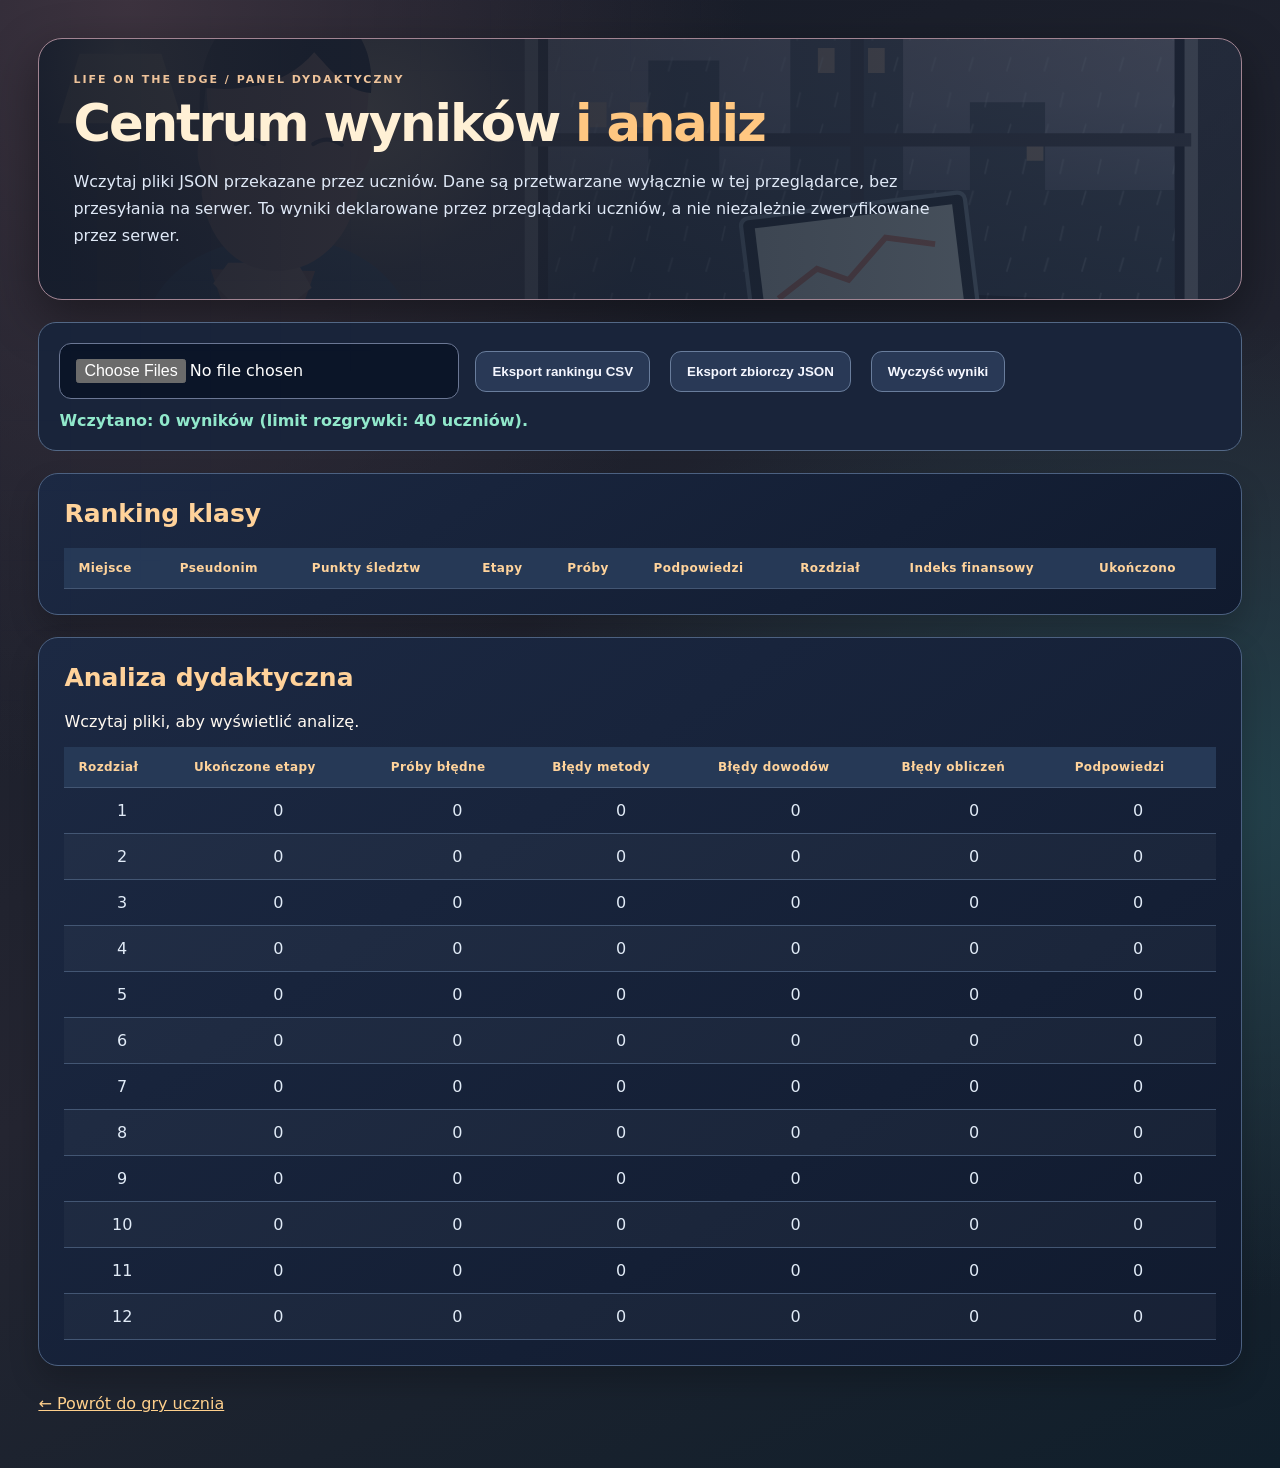
<file: panel-nauczyciela.html>
<!doctype html><html lang="pl"><head><meta charset="utf-8"><meta name="viewport" content="width=device-width,initial-scale=1"><title>LIFE ON THE EDGE · Centrum wyników</title><meta name="theme-color" content="#11172e"><link rel="stylesheet" href="style.css"><style>table{border-collapse:collapse}th,td{padding:13px 14px;border-bottom:1px solid #435673;text-align:left}button{margin:4px;padding:12px 16px;cursor:pointer}.note{color:#c4d2e6}#errors td{text-align:center}a{color:#ffd08c}</style></head><body class="teacher-dashboard"><div class="teacher-header"><div class="section-label">LIFE ON THE EDGE / PANEL DYDAKTYCZNY</div><h1>Centrum wyników <span style="color:#ffc781">i analiz</span></h1><p class="note">Wczytaj pliki JSON przekazane przez uczniów. Dane są przetwarzane wyłącznie w tej przeglądarce, bez przesyłania na serwer. To wyniki deklarowane przez przeglądarki uczniów, a nie niezależnie zweryfikowane przez serwer.</p></div><div class="teacher-toolbar"><input id="files" type="file" accept=".json,application/json" multiple><button id="csv">Eksport rankingu CSV</button><button id="json">Eksport zbiorczy JSON</button><button id="clear">Wyczyść wyniki</button><div id="status" aria-live="polite"></div></div><section><h2>Ranking klasy</h2><div style="overflow-x:auto"><table><thead><tr><th>Miejsce</th><th>Pseudonim</th><th>Punkty śledztw</th><th>Etapy</th><th>Próby</th><th>Podpowiedzi</th><th>Rozdział</th><th>Indeks finansowy</th><th>Ukończono</th></tr></thead><tbody id="ranking"></tbody></table></div></section><section><h2>Analiza dydaktyczna</h2><p id="summary"></p><div style="overflow-x:auto"><table><thead><tr><th>Rozdział</th><th>Ukończone etapy</th><th>Próby błędne</th><th>Błędy metody</th><th>Błędy dowodów</th><th>Błędy obliczeń</th><th>Podpowiedzi</th></tr></thead><tbody id="errors"></tbody></table></div></section><p style="margin-top:28px"><a href="index.html">← Powrót do gry ucznia</a></p><script src="panel.js"></script></body></html>
</file>
<file: style.css>
:root{color-scheme:dark;--bg:#080f1b;--surface:#101e30;--line:#2c425b;--gold:#f8b56d;--muted:#9cb0c8;--white:#f2f6fc;--green:#62dbab;font-family:Inter,system-ui,-apple-system,'Segoe UI',Arial,sans-serif}*{box-sizing:border-box}body{margin:0;color:var(--white);background:radial-gradient(ellipse at 70% -10%,#223b5e 0%,transparent 46%),linear-gradient(145deg,#080e1a,#0c192a 55%,#101727);min-height:100vh}.app{max-width:1460px;margin:auto;padding:22px 32px}.top{display:flex;justify-content:space-between;align-items:center;gap:16px;margin-bottom:22px}.brandmark{font-weight:950;font-size:clamp(23px,3vw,34px);font-style:italic;letter-spacing:-1.8px;white-space:nowrap}.brandmark span{color:#d3ddec}.brandmark em{font-style:italic;color:#f5a46a}.strap,.overline,.section-label{font-size:11px;font-weight:800;letter-spacing:2px;color:var(--gold)}.strap{color:#8da6c1;margin-top:4px}.topright,.welcome-badges,.hero-pills,.actions{display:flex;gap:10px;align-items:center;flex-wrap:wrap}.live{border:1px solid #2e6b62;background:#12362f;color:#7ee7bb;padding:10px 13px;border-radius:100px;font-size:11px;letter-spacing:1px;font-weight:800}.live i{display:inline-block;width:7px;height:7px;background:#65edaa;border-radius:50%;margin-right:7px;box-shadow:0 0 9px #65edaa}.ghost{cursor:pointer;background:#14243a;color:#dce8f8;border:1px solid #3b5470;border-radius:10px;padding:11px 15px;font-weight:750}.ghost:hover{border-color:var(--gold)}.hidden{display:none!important}.welcome{display:grid;grid-template-columns:1.3fr .7fr;gap:20px;min-height:640px}.welcome-art{position:relative;isolation:isolate;border:1px solid #334c68;border-radius:24px;overflow:hidden;padding:clamp(26px,5vw,70px);display:flex;flex-direction:column;justify-content:flex-end;background:linear-gradient(0deg,#07111fee 0%,#08152490 44%,#10223c11 100%),url('okladka.png') center 40%/cover}.welcome-art:after{content:'';position:absolute;inset:0;background:linear-gradient(90deg,#08111c88,transparent 65%);z-index:-1}.welcome h1,.end h1{font-size:clamp(45px,6vw,92px);line-height:.99;letter-spacing:-4px;margin:16px 0;text-shadow:0 4px 20px #0009}.welcome h1 span,.end h1 span{color:var(--gold)}.welcome-art p{font-size:18px;line-height:1.65;max-width:580px;color:#e0e9f4;text-shadow:0 2px 10px #000}.welcome-badges span,.hero-pills span{padding:10px 12px;border-radius:100px;background:#10263dbb;border:1px solid #47617e;color:#e3ebf6;font-size:12px}.startpanel,.panel,.event,.scorebox,.reportbox{background:linear-gradient(145deg,#15263c,#101b2d);border:1px solid #304a65;border-radius:22px;padding:28px;box-shadow:0 18px 45px #0003}.startpanel h2{font-size:27px;letter-spacing:-1px}.startpanel label{display:block;color:#c5d5e8;font-size:13px;font-weight:700;margin:22px 0 8px}input,select{width:100%;padding:14px;border-radius:10px;border:1px solid #46627f;background:#0b192a;color:#fff;font:inherit}input:focus,select:focus,button:focus-visible{outline:2px solid var(--gold);outline-offset:3px}.hint{color:#9cb0c8;font-size:12px;line-height:1.6}.cta{display:flex;justify-content:space-between;align-items:center;gap:12px;width:100%;padding:17px 21px;background:linear-gradient(100deg,#e68c54,#ffcb7c);border:0;border-radius:12px;color:#17202c;font-size:14px;letter-spacing:1px;font-weight:950;cursor:pointer;box-shadow:0 12px 32px #e38a3b33;margin-top:24px}.cta:hover{filter:brightness(1.1);transform:translateY(-1px)}.cta b{font-size:20px}.hero{min-height:235px;display:flex;justify-content:space-between;gap:25px;align-items:center;padding:34px;border:1px solid #385470;border-radius:22px;background:linear-gradient(90deg,#0b182bea,#11233acb 70%,#0b1b31c7),url('okladka.png') center 47%/cover}.hero h1{font-size:clamp(30px,4vw,51px);margin:12px 0;letter-spacing:-1.5px}.hero p{color:#c0d1e4;max-width:680px}.chapter{flex-shrink:0;text-align:right;color:#b9cee4;font-size:12px;letter-spacing:1.2px}.chapter strong{display:block;color:#fff;font-size:58px;letter-spacing:-3px}.chapter small{font-size:20px;color:#9bb1cb}.progress{height:5px;background:#1a3049;margin:16px 0 18px;border-radius:10px;overflow:hidden}.progress div{height:100%;width:0;background:linear-gradient(90deg,#ff9d65,#f8d293);transition:width .35s}.stats{display:grid;grid-template-columns:repeat(4,1fr);gap:12px}.stats article{padding:20px;background:#14253a;border:1px solid #2d4560;border-radius:15px}.stats span{font-size:10px;color:#9cb1c8;letter-spacing:1.2px;font-weight:800}.stats strong{display:block;font-size:clamp(19px,2.4vw,29px);margin:8px 0;letter-spacing:-.6px}.stats small{font-size:12px;color:#93a9c2}.columns{display:grid;grid-template-columns:minmax(0,1.65fr) minmax(280px,.85fr);gap:18px;margin-top:18px}.event{padding:32px}.eventhead{display:flex;justify-content:space-between;gap:12px}.counter{color:#a2b7ce;font-size:12px}.event h2{font-size:clamp(28px,3.2vw,45px);letter-spacing:-1.5px;margin:30px 0 14px}.event-text{font-size:18px;line-height:1.7;color:#cfdaea;max-width:760px}.tip{display:flex;align-items:start;gap:12px;border-left:3px solid #e4a86c;background:#23384e;padding:10px 17px;border-radius:9px;margin:24px 0;color:#c6d7e8;font-size:13px}.tip span{color:var(--gold);font-size:20px}.options{display:grid;gap:12px}.option{position:relative;text-align:left;width:100%;padding:21px;background:#1b3049;border:1px solid #3d5b78;border-radius:14px;color:#fff;cursor:pointer;font:inherit;transition:.2s}.option:hover{border-color:#ffc080;background:#263d58;transform:translateY(-2px)}.option strong{display:block;font-size:17px;margin-bottom:8px}.option small{display:block;color:#a9c0d8;font-size:13px;line-height:1.5}.option .num{display:inline-block;color:#f9bb78;margin-right:10px}.side{display:grid;gap:18px;align-content:start}.panel h3{margin:12px 0 20px;font-size:22px}.measure{margin:20px 0}.measure>div:first-child,.pair{display:flex;justify-content:space-between;gap:12px;align-items:baseline}.measure span,.pair span{font-size:13px;color:#a8bed5}.measure b,.pair b{font-size:15px}.meter{height:9px;border-radius:20px;background:#2d4055;overflow:hidden;margin:10px 0 7px}.meter i{display:block;width:0;height:100%;background:linear-gradient(90deg,#e5a258,#70dfb5);transition:width .4s}.meter.blue i{background:linear-gradient(90deg,#4a8cf4,#6ed8e2)}.measure small{color:#8fa5bf;font-size:11px}.pair{padding:13px 0;border-bottom:1px solid #2c425b}.panel p{color:#adbed3;font-size:13px;line-height:1.65}.spaced{margin-top:22px}.journal{max-height:250px;overflow:auto;color:#a6bbd1;font-size:12px;line-height:1.6}.journal p{border-bottom:1px solid #29405b;padding-bottom:8px}.feedback{background:#193b39;border:1px solid #3c8274;border-radius:12px;padding:20px;line-height:1.65;color:#d3f8e9}.end{padding:45px 0}.end>p{color:#b3c7de}.endgrid{display:grid;grid-template-columns:.65fr 1.35fr;gap:18px;margin:25px 0}.score{font-size:110px;font-weight:950;line-height:1.4;color:#ffc37e}.scorebox small{color:#9db3cb}.reportbox{display:grid;grid-template-columns:repeat(2,1fr);gap:18px}.reportbox div{padding:12px;border-bottom:1px solid #344b65}.reportbox span{display:block;color:#9cb3cc;font-size:12px;margin-bottom:7px}.reportbox strong{font-size:22px}.timeline{display:grid;grid-template-columns:repeat(3,1fr);gap:12px}.timeline article{border:1px solid #304963;border-radius:13px;background:#15273d;padding:18px}.timeline small{color:#f8ba7a}.timeline strong{display:block;margin:10px 0}.timeline p{color:#a8bdd3;font-size:13px}.actions{margin-top:22px}.actions .cta{width:auto;min-width:240px;margin:0}footer{font-size:11px;color:#879db8;line-height:1.8;padding:26px 0}.linkbtn{background:none;border:0;color:#f7b676;text-decoration:underline;cursor:pointer}dialog{max-width:760px;width:calc(100% - 30px);border:1px solid #53708e;background:#102037;color:#eaf2ff;border-radius:20px;padding:0}dialog::backdrop{background:#000b}.dialog{padding:28px;line-height:1.7}.dialog p{color:#c0d1e4}.x{float:right;background:none;border:0;color:white;font-size:24px;cursor:pointer}@media(max-width:1050px){.welcome{grid-template-columns:1fr}.welcome-art{min-height:480px}.columns{grid-template-columns:1fr}.side{grid-template-columns:1fr 1fr}}@media(max-width:690px){.app{padding:14px}.top{align-items:start;flex-direction:column}.welcome-art{min-height:390px;padding:24px}.welcome h1,.end h1{letter-spacing:-2px}.hero{padding:20px;align-items:start}.chapter strong{font-size:35px}.stats{grid-template-columns:repeat(2,1fr)}.side,.endgrid,.timeline{grid-template-columns:1fr}.reportbox{grid-template-columns:1fr}.startpanel,.event,.panel{padding:20px}}@media print{body{background:white;color:black}.top,.welcome,.hero,.stats,.columns,.actions,footer{display:none!important}.end{display:block!important}.scorebox,.reportbox,.timeline article{color:black;background:white;box-shadow:none}.score{color:black}}
.classroom{position:fixed;z-index:9999;inset:0;background:linear-gradient(125deg,rgba(3,8,19,.94),rgba(7,21,41,.94)),url('/static/okladka.png') center/cover;display:flex;align-items:center;justify-content:center;padding:24px;overflow:auto}.classroom.hidden{display:none}.classroom-panel{width:min(560px,100%);padding:36px;border:1px solid #35516a;border-radius:22px;background:rgba(10,20,37,.95);box-shadow:0 24px 100px #0009;color:#f2f7ff}.classroom-panel h1{font-size:clamp(26px,4vw,42px);line-height:1.1;margin:14px 0}.classroom-panel p{color:#b9cce1}.classroom-panel label{display:block;font-size:12px;letter-spacing:1px;margin:16px 0 6px;color:#b7d0ed}.classroom-panel input{width:100%;background:#111e31;color:white;border:1px solid #42617d;border-radius:10px;padding:13px;font-size:17px}.classroom-panel .cta{width:100%;margin-top:20px}.classbar{position:sticky;top:0;z-index:999;background:#0b1a2d;border-bottom:1px solid #325371;display:flex;gap:16px;justify-content:space-between;padding:10px 22px;font-size:12px;letter-spacing:1px;color:#d7e8fa}.classbar strong{color:#f7c776}.classbar.hidden{display:none}
/* PARADOX FILES 8.0 — cinematic document table and responsive finishing */
#escape-room{position:relative;isolation:isolate}
#escape-room:after{content:'CLASSIFIED  /  EVIDENCE';position:absolute;right:20px;top:64px;font-size:9px;letter-spacing:3px;color:#7b9caa;opacity:.5;pointer-events:none}
#escape-room .escape-doc{border-left:3px solid #bf9d60;box-shadow:0 5px 16px #0004;line-height:1.5}
#escape-room .escape-doc.selected-evidence{border-left-color:#59e4b8}
#escape-room .escape-doc strong{font-variant-numeric:tabular-nums}
#escape-room .escape-unlock{border:1px solid #58baaa;box-shadow:0 0 30px #58baaa16}
#escape-room .escape-entry button{transition:filter .2s,transform .2s}
#escape-room .escape-entry button:hover{filter:brightness(1.15);transform:translateY(-1px)}
#escape-room #esc-feedback{min-height:1.5em}
@media (prefers-reduced-motion:reduce){#escape-room *,#escape-room *:before{transition:none!important;animation:none!important}}


/* LIFE ON THE EDGE 12.2 — high-contrast editorial / financial thriller art direction */
:root{--bg:#070b15;--surface:#111a2d;--line:#38506d;--gold:#ffbd63;--muted:#b3c6df;--white:#f9fbff;--green:#56f0c5;--electric:#69b9ff;--violet:#ae91ff}
body{background:
radial-gradient(circle at 8% 8%,rgba(123,72,202,.28),transparent 30%),
radial-gradient(circle at 88% 22%,rgba(0,175,211,.18),transparent 34%),
linear-gradient(135deg,#070b15 0%,#11152c 50%,#081525 100%);background-attachment:fixed}
body:before{content:"";position:fixed;inset:0;pointer-events:none;opacity:.24;z-index:0;background-image:linear-gradient(rgba(160,195,255,.09) 1px,transparent 1px),linear-gradient(90deg,rgba(160,195,255,.09) 1px,transparent 1px);background-size:52px 52px;mask-image:linear-gradient(135deg,black,transparent 80%)}
.app{position:relative;z-index:1}
.top{border-bottom:1px solid #40516e;padding-bottom:18px}
.brandmark{filter:drop-shadow(0 4px 20px #ffb85b24)}
.brandmark em{color:#ffbc63}.strap{color:#b5c9e4}
.welcome{gap:24px}
.welcome-art{min-height:660px;border:1px solid #a27b7e;border-radius:26px;background:
linear-gradient(0deg,#070a14 1%,#080c1cd9 32%,#0c12325e 70%,#1b124755 100%),
radial-gradient(ellipse at 77% 26%,#ff9d4d99,transparent 25%),
radial-gradient(ellipse at 25% 35%,#315ebf99,transparent 42%),
linear-gradient(125deg,#0a1428,#302344 48%,#113950);box-shadow:0 30px 85px #0008,0 0 0 1px #ffc27d22 inset}
.welcome-art:before{content:"";position:absolute;inset:0;z-index:-1;opacity:.75;background:repeating-linear-gradient(115deg,transparent 0 72px,#ffcf8130 73px,transparent 75px 155px),radial-gradient(circle at 75% 20%,transparent 0 75px,#f8b65e44 77px 79px,transparent 81px 115px,#f8b65e22 117px 119px,transparent 121px);pointer-events:none}
.welcome-art:after{background:linear-gradient(90deg,#060d24b5,transparent 85%)}
.welcome h1{font-weight:950;text-transform:uppercase;letter-spacing:-3.7px;text-shadow:0 8px 40px #000b}
.welcome h1 span{color:#ffd17f;text-shadow:0 0 35px #ffa35a55}
.welcome-art p{color:#f1f5ff;font-weight:500}
.startpanel,.panel,.event,.scorebox,.reportbox{background:linear-gradient(155deg,#1b2943 0%,#10192c 54%,#14162c 100%);border:1px solid #425977;box-shadow:0 16px 50px #0005,0 1px 0 #ffffff0a inset}
.startpanel{border-top:3px solid #ffb66c}
.startpanel h2{color:#fff2d6}
.cta{background:linear-gradient(100deg,#ff925e,#ffd27d 62%,#fff0b3);box-shadow:0 10px 30px #ff8b4a42;transition:transform .2s,box-shadow .2s}
.cta:hover{box-shadow:0 14px 36px #ff995c66}
.hero{position:relative;overflow:hidden;border:1px solid #7c6b90;background:
linear-gradient(95deg,#0a1026fa,#141a3bd9 65%,#2a194ecb),
radial-gradient(circle at 80% 35%,#e99d67,transparent 40%);box-shadow:0 16px 45px #0006}
.hero:after{content:"";position:absolute;right:-80px;top:-130px;width:360px;height:360px;border:2px solid #ffbd6355;border-radius:50%;box-shadow:0 0 0 42px #7f70de13,0 0 0 90px #69b9ff0b;pointer-events:none}
.hero>*{position:relative;z-index:1}
.hero h1{color:#fff3e3}
.chapter strong{color:#ffcf8e;text-shadow:0 0 25px #ff9b6c55}
.stats article{position:relative;overflow:hidden;background:linear-gradient(135deg,#1d2c47,#141b33);border:1px solid #476080;box-shadow:0 8px 25px #0003}
.stats article:nth-child(4n+1){border-top:3px solid #ffb46d}.stats article:nth-child(4n+2){border-top:3px solid #60c5ff}.stats article:nth-child(4n+3){border-top:3px solid #b19aff}.stats article:nth-child(4n){border-top:3px solid #59e6b9}
.stats strong{color:#fff8ee;font-variant-numeric:tabular-nums}
.event{border-left:4px solid #f7aa6e}.event h2{color:#fff0d7}.event-text{color:#e5edfa}
.option{background:linear-gradient(115deg,#203551,#19243c);border-color:#536b8c;box-shadow:0 4px 15px #0002}
.option:hover{background:linear-gradient(110deg,#3c365a,#26466b);border-color:#ffcb86;box-shadow:0 8px 25px #ffaf5c16}
.tip{background:linear-gradient(90deg,#483343,#23364c);border-left-color:#ffbd63}
.welcome-badges span,.hero-pills span{background:#1b244bcf;border-color:#8b80ac;color:#f2efff}
.progress{background:#243250}.progress div{background:linear-gradient(90deg,#ff8b69,#ffd07c,#6cdddc)}
.live{background:#123d3d;border-color:#55bc9f;color:#b4ffe3}
#escape-room .escape-doc{border-left-color:#ffc27d}
#escape-room .escape-doc.selected-evidence{border-left-color:#58f3ce}
.classroom{background:radial-gradient(circle at 20% 15%,#473267cc,transparent 45%),linear-gradient(130deg,#080b19f5,#13223af5)}
.classroom-panel{border-color:#816f9b;background:linear-gradient(145deg,#1b2441f5,#10172af5)}
@media(max-width:690px){.welcome-art{min-height:420px}.welcome h1{letter-spacing:-2px}.hero:after{right:-220px}}
@media(prefers-reduced-motion:reduce){.cta,.option{transition:none}}


/* LIFE ON THE EDGE 13.0 — comprehensive editorial redesign */
:root{--bg:#080d1b;--surface:#101a2c;--line:#445575;--gold:#ffca78;--muted:#b6c6dc;--white:#fff9f1;--green:#65e7c5;--accent:#ff9a72;--cyan:#83d6f0;--purple:#b69aff;font-family:Inter,"Segoe UI",system-ui,sans-serif}
html{scroll-behavior:smooth}
body{background:radial-gradient(ellipse at 7% 0%,#462958 0,transparent 34%),radial-gradient(ellipse at 100% 30%,#154e63 0,transparent 42%),linear-gradient(155deg,#090c1b,#141629 47%,#071d29);background-attachment:fixed}
body:before{opacity:.17;background-size:70px 70px}
.app{max-width:1530px;padding:24px 36px}
.top{padding:8px 0 23px;margin-bottom:24px;border-bottom:1px solid #68748b66}
.brandmark{font-size:clamp(26px,3vw,42px);letter-spacing:-2.3px}.brandmark span{font-weight:600;color:#c7d5eb}.brandmark em{color:#ffc77e}
.strap{letter-spacing:2.6px;font-size:10px;color:#c1d0e3}
.live{background:#153b37;border:1px solid #3d8e79;color:#b2fbe1;box-shadow:0 0 20px #53caa31b}
.ghost{background:#ffffff0b;border:1px solid #7585a366;border-radius:12px;padding:12px 16px;color:#e7edfa;transition:.2s}.ghost:hover{background:#ffffff17;border-color:#ffce8c}
.welcome{grid-template-columns:minmax(0,1.28fr) minmax(360px,.72fr);gap:26px;min-height:710px}
.welcome-art{min-height:710px;border:1px solid #e0ac7b66;border-radius:28px;padding:clamp(30px,5vw,72px);background:linear-gradient(0deg,#070b19 0%,#0a0d20eb 28%,#15112e99 60%,#15112e33 100%),url('assets/financial-city.svg') center center/cover;box-shadow:0 28px 80px #0009,0 0 0 1px #ffffff12 inset}
.welcome-art:before{display:none}.welcome-art:after{background:linear-gradient(90deg,#090d1c99,transparent 70%)}
.welcome-art>.overline{font-size:12px;letter-spacing:4px;color:#ffd79b}
.welcome h1{font-size:clamp(56px,6.2vw,105px);line-height:.96;letter-spacing:-5px;margin:22px 0 25px;max-width:760px;text-wrap:balance}
.welcome h1 span{background:linear-gradient(100deg,#fff0c2,#ffab70);color:transparent;background-clip:text;-webkit-background-clip:text}
.welcome-art p{font-size:clamp(17px,1.5vw,21px);line-height:1.65;max-width:560px;color:#f2f4fc}
.welcome-badges{margin-top:22px}.welcome-badges span{background:#101c3fdd;border:1px solid #bd9e8b88;padding:11px 15px;letter-spacing:.2px}
.startpanel{padding:clamp(24px,3vw,42px);border-radius:26px;border:1px solid #6d6c8a;border-top:4px solid #ffbe79;background:linear-gradient(160deg,#24233d,#131c33 52%,#131c2e);box-shadow:0 25px 70px #0006}
.startpanel h2{font-size:clamp(28px,2.5vw,39px);line-height:1.13;letter-spacing:-1.5px;color:#fff7e9}
.startpanel label{margin-top:24px;color:#d5e1f0}
input,select{background:#080f22;border:1px solid #6b7794;color:#fff;border-radius:12px;padding:15px 16px;transition:border-color .2s,box-shadow .2s}
input:focus,select:focus{border-color:#ffd092;box-shadow:0 0 0 4px #ffb97522;outline:0}
.cta{border-radius:13px;background:linear-gradient(100deg,#ff966b,#ffca79 55%,#ffe8a4);box-shadow:0 10px 32px #ff94513d;color:#1b1b28;letter-spacing:.6px;font-size:13px}
.cta:hover{filter:brightness(1.07);transform:translateY(-2px)}
.hero{min-height:285px;padding:40px 44px;border-radius:24px;border:1px solid #a08895;background:linear-gradient(95deg,#0b1027f5 5%,#121734e0 55%,#1d173480),url('assets/financial-city.svg') center 44%/cover;box-shadow:0 20px 60px #0006}
.hero:after{display:none}.hero h1{font-size:clamp(36px,4.5vw,63px);line-height:1.05;letter-spacing:-2.6px;max-width:800px}
.hero p{font-size:16px;color:#dce9f5}.chapter{padding:16px 22px;background:#0b1227b8;border:1px solid #d4ac8b66;border-radius:17px;backdrop-filter:blur(7px)}
.chapter strong{font-size:66px;color:#ffdb9b}
.progress{height:9px;margin:20px 0 22px;background:#2a314d;border-radius:99px;border:1px solid #56678455}
.progress div{background:linear-gradient(90deg,#f68e73,#ffce7b,#80e1d2)}
.stats{gap:15px}.stats article{padding:24px 23px;min-height:142px;border-radius:18px;background:linear-gradient(155deg,#263450,#161d35);border:1px solid #5a6c8b;box-shadow:0 10px 26px #0004}
.stats article:nth-child(1){border-top:4px solid #ffba76}.stats article:nth-child(2){border-top:4px solid #77d8eb}.stats article:nth-child(3){border-top:4px solid #b8a1ff}.stats article:nth-child(4){border-top:4px solid #67e8c3}
.stats span{font-size:11px;letter-spacing:1.8px;color:#c2d2e7}.stats strong{font-size:clamp(23px,2.6vw,36px);color:#fff7ec}.stats small{color:#bac8db}
.columns{gap:22px;margin-top:22px;grid-template-columns:minmax(0,1.7fr) minmax(290px,.8fr)}
.event,.panel,.scorebox,.reportbox{border-radius:22px;border:1px solid #5a6988;background:linear-gradient(145deg,#202b45,#121b30 55%,#191a33);box-shadow:0 16px 40px #0005}
.event{padding:clamp(25px,3.2vw,44px);border-left:5px solid #ffb779}
.event h2{font-size:clamp(30px,3.2vw,48px);line-height:1.1;margin:26px 0 18px;color:#fff1d9}
.event-text{font-size:17px;line-height:1.8;color:#e0e9f6}
.tip{background:linear-gradient(100deg,#463348,#263a50);border-left:4px solid #ffcb85;padding:16px 20px;color:#e3eaf7}
.option{border-radius:15px;border:1px solid #627897;background:linear-gradient(115deg,#273a58,#1c2540);padding:23px;box-shadow:0 7px 22px #0003}
.option strong{font-size:18px}.option small{color:#c3d1e5}.option:hover{border-color:#ffd38c;background:linear-gradient(110deg,#413758,#264565);transform:translateY(-2px)}
.panel{padding:29px}.panel h3{font-size:24px;letter-spacing:-.7px}.panel p,.measure span,.pair span{color:#c1d0e4}
.meter{background:#36445e;height:10px}.meter i{background:linear-gradient(90deg,#ff9d6e,#69e4b6)}
.journal{color:#c1cde1}.pair{border-color:#4c5b77}
.score{color:#ffd28b;text-shadow:0 0 45px #ffb36b33}.timeline article{background:linear-gradient(145deg,#273552,#181e34);border:1px solid #65718e}
#escape-room{border-radius:20px}
#escape-room:after{color:#ffdca6;letter-spacing:4px}
#escape-room .escape-doc{border-left:4px solid #ffc27b;box-shadow:0 8px 25px #0005}
#escape-room .escape-doc.selected-evidence{border-left-color:#64f2cb;box-shadow:0 0 0 1px #64f2cb88,0 10px 24px #0004}
#escape-room .escape-unlock{border-color:#61e5c8;background:#133e3c}
.classroom{background:linear-gradient(130deg,#0a1028e8,#261634d9),url('assets/financial-city.svg') center/cover}
.classroom-panel{background:linear-gradient(150deg,#252440fa,#101a2afa);border:1px solid #a28ca1;box-shadow:0 35px 110px #000c}
body.teacher-dashboard{max-width:1520px!important;padding:clamp(18px,3vw,42px)!important}
.teacher-dashboard .teacher-header{padding:34px;border:1px solid #a18492;border-radius:24px;background:linear-gradient(90deg,#10162bed,#171c39b8),url('assets/financial-city.svg') center 46%/cover;box-shadow:0 18px 50px #0006}
.teacher-dashboard .teacher-header h1{font-size:clamp(30px,4vw,54px);line-height:1.08;letter-spacing:-2px;color:#fff0d5;margin:10px 0 14px}
.teacher-dashboard .teacher-header p{max-width:860px;color:#e0e9f7;line-height:1.7}
.teacher-dashboard .teacher-toolbar{display:flex;align-items:center;gap:12px;flex-wrap:wrap;margin:22px 0;padding:20px;background:#19243a;border:1px solid #536886;border-radius:18px}
.teacher-dashboard .teacher-toolbar input{max-width:400px;margin:0;background:#0b1528}
.teacher-dashboard .teacher-toolbar button{background:#293956;border:1px solid #697d9c;border-radius:11px;color:#f5f7ff;font-weight:700}
.teacher-dashboard .teacher-toolbar button:hover{background:#3d4d70}
.teacher-dashboard section{background:linear-gradient(145deg,#1c2943,#101a2e);border:1px solid #4c6181;border-radius:20px;padding:25px;margin-top:22px;box-shadow:0 15px 30px #0003}
.teacher-dashboard section h2{font-size:25px;color:#ffd29a;margin:0 0 20px}
.teacher-dashboard table{background:transparent;width:100%}
.teacher-dashboard th{background:#263956;color:#ffd39b;white-space:nowrap;font-size:12px;letter-spacing:.4px}
.teacher-dashboard td{color:#e1ebf7}
.teacher-dashboard tr:nth-child(even) td{background:#ffffff08}
.teacher-dashboard #status{color:#91e8cb;font-weight:700}
@media(max-width:1100px){.welcome{grid-template-columns:1fr}.welcome-art{min-height:550px}.columns{grid-template-columns:1fr}.side{grid-template-columns:repeat(2,minmax(0,1fr))}}
@media(max-width:700px){.app{padding:14px}.top{align-items:flex-start}.welcome-art{min-height:470px;padding:26px}.welcome h1{font-size:clamp(49px,11vw,72px);letter-spacing:-3px}.startpanel{padding:25px}.hero{padding:25px;min-height:240px;flex-direction:column}.chapter{align-self:flex-end}.stats{grid-template-columns:repeat(2,minmax(0,1fr))}.stats article{min-height:135px;padding:18px}.side{grid-template-columns:1fr}.teacher-dashboard .teacher-header{padding:23px}}
@media(prefers-reduced-motion:reduce){*,*:before,*:after{scroll-behavior:auto!important;transition:none!important;animation:none!important}}
@media print{body{background:white!important}.teacher-dashboard .teacher-header{background:white;color:black}.teacher-dashboard section{background:white;color:black}}


/* LIFE ON THE EDGE 13.1 — human-centred narrative direction */
:root{--gold:#eec39a;--accent:#d99c80;--cyan:#a9c9ce;--purple:#b5a5ba}
body{background:radial-gradient(ellipse at 10% 0%,#3d333f 0,transparent 38%),radial-gradient(ellipse at 95% 55%,#23414b 0,transparent 43%),linear-gradient(155deg,#151b27,#242531 55%,#101f2b)}
body:before{opacity:.07}
.welcome-art{background:linear-gradient(0deg,#101521 1%,#121827ee 30%,#151b2e91 65%,#171a2955 100%),url('assets/life-story.svg') 56% center/cover;border-color:#a68c83;box-shadow:0 28px 75px #0009}
.welcome-art:after{background:linear-gradient(90deg,#121725c9,transparent 95%)}
.welcome h1 span{background:linear-gradient(95deg,#ffe7b7,#e5a18b);background-clip:text;-webkit-background-clip:text}
.welcome-art>.overline{color:#ffdaaa}
.startpanel{background:linear-gradient(150deg,#302b37,#1a2433 57%,#18232d);border-top-color:#e6b895}
.startpanel h2{color:#fff1e1}
.hero{background:linear-gradient(95deg,#111a28f5 4%,#182232d8 58%,#1d293b99),url('assets/life-story.svg') 57% 42%/cover;border-color:#978a88}
.hero h1{color:#fff3e7}.chapter strong{color:#f3c99c}
.stats article{background:linear-gradient(145deg,#2b3546,#1a2532)}
.stats article:nth-child(1){border-top-color:#e9b78e}.stats article:nth-child(2){border-top-color:#99bfc9}.stats article:nth-child(3){border-top-color:#b6a2b9}.stats article:nth-child(4){border-top-color:#8ac9b3}
.event,.panel,.scorebox,.reportbox{background:linear-gradient(155deg,#29313e,#1b2633 55%,#242936);border-color:#657181}
.event{border-left-color:#e4b48e}.event h2{color:#fff0dc}
.option{background:linear-gradient(115deg,#344051,#252d3b);border-color:#78818d}
.option:hover{background:linear-gradient(110deg,#4b4350,#344755);border-color:#f3c59e}
.cta{background:linear-gradient(100deg,#e6a086,#f5c898 60%,#ffe3b0);box-shadow:0 10px 30px #b7755940}
.teacher-dashboard .teacher-header{background:linear-gradient(90deg,#151c2bed,#202838a8),url('assets/life-story.svg') 54% 50%/cover}
.classroom{background:linear-gradient(130deg,#111928ed,#2a2732d6),url('assets/life-story.svg') center/cover}
body[data-chapter="1"]{--chapter-tone:#e9b48e}body[data-chapter="2"]{--chapter-tone:#a7c5d3}body[data-chapter="3"]{--chapter-tone:#c6b1cf}body[data-chapter="4"]{--chapter-tone:#c7c99a}body[data-chapter="5"]{--chapter-tone:#e7a78b}body[data-chapter="6"]{--chapter-tone:#a9cfc6}body[data-chapter="7"]{--chapter-tone:#d6b8a3}body[data-chapter="8"]{--chapter-tone:#a8b9d8}body[data-chapter="9"]{--chapter-tone:#e1a1a4}body[data-chapter="10"]{--chapter-tone:#b9c8a0}body[data-chapter="11"]{--chapter-tone:#c5b4d7}body[data-chapter="12"]{--chapter-tone:#f2d09b}
body[data-chapter] .event{border-left-color:var(--chapter-tone)}
body[data-chapter] .chapter{border-color:var(--chapter-tone)}
body[data-chapter] .chapter strong{color:var(--chapter-tone)}
body[data-chapter] .hero{box-shadow:0 18px 48px #0007,inset 0 -4px 0 var(--chapter-tone)}
body[data-chapter] .eventhead .section-label{color:var(--chapter-tone)}
body[data-chapter] .progress div{background:linear-gradient(90deg,#9bb9c7,var(--chapter-tone))}
@media(max-width:700px){.welcome-art{background-position:60% center}.hero{background-position:58% center}}


/* 13.2: animated living scenes; CSS-only, no video downloads or JS timers */
.welcome-art,.hero{isolation:isolate}
.welcome-art{background-size:cover;animation:story-camera 23s ease-in-out infinite alternate}
.welcome-art:before{display:block;content:"";position:absolute;inset:0;z-index:-1;pointer-events:none;background:linear-gradient(115deg,transparent 24%,#ffddb21c 37%,transparent 52%);transform:translateX(-120%);animation:story-light 15s ease-in-out infinite}
.welcome-art:after{background:linear-gradient(90deg,#111728d9,#141c2c30 88%)}
.welcome-art .overline{animation:story-rise .9s both}
.welcome-art h1{animation:story-rise 1.15s .12s both}
.welcome-art p{animation:story-rise 1.1s .3s both}
.welcome-badges{animation:story-rise 1s .45s both}
.startpanel{animation:story-rise .8s .15s both}
.hero{animation:story-camera 28s ease-in-out infinite alternate}
.hero:before{content:"";position:absolute;inset:0;pointer-events:none;background:radial-gradient(circle at 72% 22%,#ffdfb01f,transparent 34%);animation:story-glow 7s ease-in-out infinite}
.hero-copy{animation:story-rise .6s both}
.stats article{transition:transform .3s ease,box-shadow .3s ease,border-color .3s ease}
.stats article:hover{transform:translateY(-5px);box-shadow:0 16px 34px #0007;border-color:#d1b19a}
.option{transition:transform .2s ease,background .2s ease,box-shadow .2s ease}
.option:active{transform:scale(.992)}
#escape-room .escape-doc{transition:transform .25s ease,box-shadow .25s ease,border-color .25s ease}
#escape-room .escape-doc:hover{transform:translateY(-3px);box-shadow:0 14px 28px #0006}
#escape-room .escape-doc.selected-evidence{animation:story-evidence .45s ease-out}
body[data-chapter] .hero{animation-duration:calc(22s + 1s * var(--chapter-duration, 0))}
body[data-chapter="1"]{--chapter-duration:1}body[data-chapter="2"]{--chapter-duration:2}body[data-chapter="3"]{--chapter-duration:3}body[data-chapter="4"]{--chapter-duration:4}body[data-chapter="5"]{--chapter-duration:5}body[data-chapter="6"]{--chapter-duration:6}body[data-chapter="7"]{--chapter-duration:7}body[data-chapter="8"]{--chapter-duration:8}body[data-chapter="9"]{--chapter-duration:9}body[data-chapter="10"]{--chapter-duration:10}body[data-chapter="11"]{--chapter-duration:11}body[data-chapter="12"]{--chapter-duration:12}
@keyframes story-camera{0%{background-position:53% 48%}100%{background-position:60% 53%}}
@keyframes story-light{0%,25%{transform:translateX(-120%);opacity:0}45%{opacity:.45}70%,100%{transform:translateX(120%);opacity:0}}
@keyframes story-glow{0%,100%{opacity:.35}50%{opacity:1}}
@keyframes story-rise{from{opacity:0;transform:translateY(20px)}to{opacity:1;transform:translateY(0)}}
@keyframes story-evidence{0%{box-shadow:0 0 0 0 #70e6be88}100%{box-shadow:0 0 0 12px #70e6be00}}
@media(prefers-reduced-motion:reduce){.welcome-art,.welcome-art:before,.welcome-art .overline,.welcome-art h1,.welcome-art p,.welcome-badges,.startpanel,.hero,.hero:before,.hero-copy,#escape-room .escape-doc.selected-evidence{animation:none!important}.stats article:hover,#escape-room .escape-doc:hover{transform:none}}

/* 13.3 — twelve distinct chapter scene backdrops */
body[data-chapter="1"] .hero{background-image:linear-gradient(95deg,#111927f5 0%,#17202edc 45%,#19223480 100%),url('assets/chapter-01.svg');background-size:cover;background-position:55% 48%}
body[data-chapter="2"] .hero{background-image:linear-gradient(95deg,#111927f5 0%,#17202edc 45%,#19223480 100%),url('assets/chapter-02.svg');background-size:cover;background-position:55% 48%}
body[data-chapter="3"] .hero{background-image:linear-gradient(95deg,#111927f5 0%,#17202edc 45%,#19223480 100%),url('assets/chapter-03.svg');background-size:cover;background-position:55% 48%}
body[data-chapter="4"] .hero{background-image:linear-gradient(95deg,#111927f5 0%,#17202edc 45%,#19223480 100%),url('assets/chapter-04.svg');background-size:cover;background-position:55% 48%}
body[data-chapter="5"] .hero{background-image:linear-gradient(95deg,#111927f5 0%,#17202edc 45%,#19223480 100%),url('assets/chapter-05.svg');background-size:cover;background-position:55% 48%}
body[data-chapter="6"] .hero{background-image:linear-gradient(95deg,#111927f5 0%,#17202edc 45%,#19223480 100%),url('assets/chapter-06.svg');background-size:cover;background-position:55% 48%}
body[data-chapter="7"] .hero{background-image:linear-gradient(95deg,#111927f5 0%,#17202edc 45%,#19223480 100%),url('assets/chapter-07.svg');background-size:cover;background-position:55% 48%}
body[data-chapter="8"] .hero{background-image:linear-gradient(95deg,#111927f5 0%,#17202edc 45%,#19223480 100%),url('assets/chapter-08.svg');background-size:cover;background-position:55% 48%}
body[data-chapter="9"] .hero{background-image:linear-gradient(95deg,#111927f5 0%,#17202edc 45%,#19223480 100%),url('assets/chapter-09.svg');background-size:cover;background-position:55% 48%}
body[data-chapter="10"] .hero{background-image:linear-gradient(95deg,#111927f5 0%,#17202edc 45%,#19223480 100%),url('assets/chapter-10.svg');background-size:cover;background-position:55% 48%}
body[data-chapter="11"] .hero{background-image:linear-gradient(95deg,#111927f5 0%,#17202edc 45%,#19223480 100%),url('assets/chapter-11.svg');background-size:cover;background-position:55% 48%}
body[data-chapter="12"] .hero{background-image:linear-gradient(95deg,#111927f5 0%,#17202edc 45%,#19223480 100%),url('assets/chapter-12.svg');background-size:cover;background-position:55% 48%}
@media(max-width:700px){body[data-chapter] .hero{background-position:65% center}}
/* 13.4: make actual chapter artwork visible, rather than hiding under dark overlays */
body[data-chapter] .hero{display:grid;grid-template-columns:minmax(0,1.1fr) minmax(250px,.9fr) auto;gap:20px;align-items:center;min-height:320px;background:linear-gradient(110deg,#151e2c,#273242);overflow:hidden}
.chapter-scene{position:relative;margin:0;align-self:stretch;min-height:260px;overflow:hidden;border-radius:17px;border:1px solid #d3b28d77;background:#273344;box-shadow:0 12px 30px #0007}
.chapter-scene img{display:block;width:100%;height:100%;min-height:260px;object-fit:cover;object-position:61% center;filter:none;animation:scene-breathe 16s ease-in-out infinite alternate}
.chapter-scene figcaption{position:absolute;bottom:12px;left:12px;background:#111b2be8;border:1px solid #c7a78b66;border-radius:7px;padding:7px 11px;color:#ffdfb4;font-size:10px;letter-spacing:1.5px;font-weight:800}
.hero .chapter{position:relative;z-index:2}
@keyframes scene-breathe{from{transform:scale(1)}to{transform:scale(1.055)}}
@media(max-width:1050px){body[data-chapter] .hero{grid-template-columns:1fr 1fr}.hero .chapter{grid-column:1/-1;justify-self:end}.chapter-scene{min-height:220px}}
@media(max-width:650px){body[data-chapter] .hero{grid-template-columns:1fr;gap:15px}.chapter-scene{min-height:220px}.chapter-scene img{min-height:220px}.hero .chapter{grid-column:auto;justify-self:stretch}}
@media(prefers-reduced-motion:reduce){.chapter-scene img{animation:none}}
</file>
